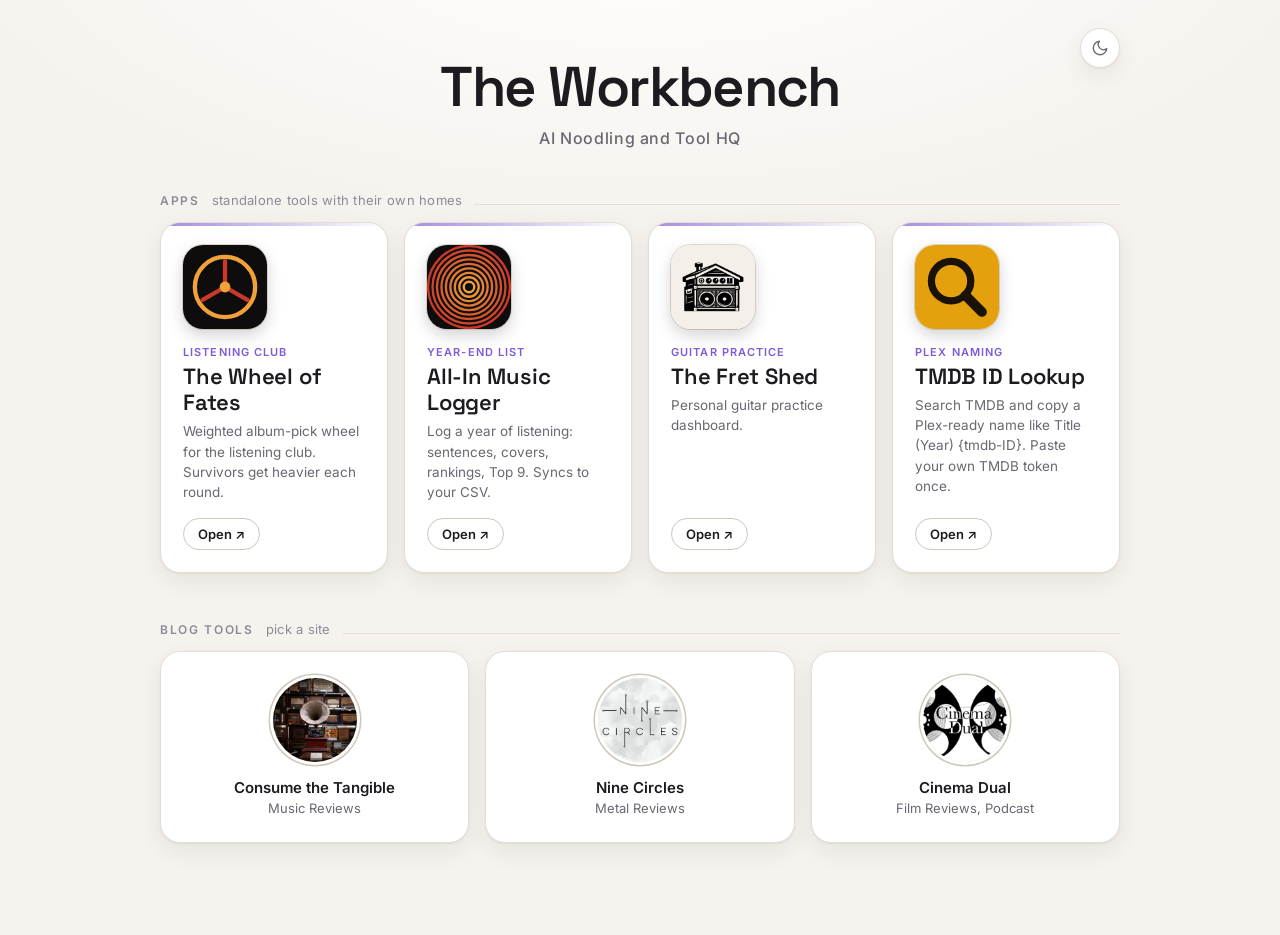
<file: index.html>
<!DOCTYPE html>
<html lang="en">
<head>
<meta charset="UTF-8">
<meta name="viewport" content="width=device-width, initial-scale=1.0">
<link rel="icon" type="image/png" href="logos/workbench-icon.png">
<link rel="apple-touch-icon" href="logos/workbench-icon.png">
<meta name="apple-mobile-web-app-title" content="Workbench">
<meta name="color-scheme" content="light dark">
<title>The Workbench</title>
<link rel="preconnect" href="https://fonts.googleapis.com">
<link href="https://fonts.googleapis.com/css2?family=Inter:wght@400;500;600&family=Space+Grotesk:wght@500;600;700&display=swap" rel="stylesheet">
<style>
  /* ── THEME TOKENS ── */
  :root {
    --bg: #f6f3ee; --bg-glow: #ffffff;
    --surface: #ffffff; --surface-2: #f1ede6;
    --border: #e4ded4; --border-strong: #cfc7ba;
    --text: #1d1b20; --muted: #6b6672; --faint: #8f8a96;
    --shadow: 0 1px 2px rgba(30,25,20,.06), 0 8px 24px rgba(30,25,20,.07);
    --shadow-hover: 0 2px 4px rgba(30,25,20,.08), 0 16px 36px rgba(30,25,20,.12);
    --apps-accent: #7a5cd6;
  }
  @media (prefers-color-scheme: dark) {
    :root:not([data-theme="light"]) {
      --bg: #141216; --bg-glow: #24212a;
      --surface: #1e1c22; --surface-2: #26232b;
      --border: #2e2b33; --border-strong: #45414c;
      --text: #f0ede8; --muted: #a09aa8; --faint: #7a7680;
      --shadow: 0 1px 2px rgba(0,0,0,.4), 0 8px 24px rgba(0,0,0,.35);
      --shadow-hover: 0 2px 4px rgba(0,0,0,.5), 0 16px 36px rgba(0,0,0,.5);
      --apps-accent: #a58cff;
    }
  }
  :root[data-theme="dark"] {
    --bg: #141216; --bg-glow: #24212a;
    --surface: #1e1c22; --surface-2: #26232b;
    --border: #2e2b33; --border-strong: #45414c;
    --text: #f0ede8; --muted: #a09aa8; --faint: #7a7680;
    --shadow: 0 1px 2px rgba(0,0,0,.4), 0 8px 24px rgba(0,0,0,.35);
    --shadow-hover: 0 2px 4px rgba(0,0,0,.5), 0 16px 36px rgba(0,0,0,.5);
    --apps-accent: #a58cff;
  }

  /* Per-site accents (light values; dark overrides below) */
  [data-site="ctt"]         { --accent: #b5623a; --accent-ink: #ffffff; --accent-soft: rgba(181,98,58,.10); }
  [data-site="ninecircles"] { --accent: #107AB8; --accent-ink: #ffffff; --accent-soft: rgba(16,122,184,.10); }
  [data-site="cinemadual"]  { --accent: #55505c; --accent-ink: #ffffff; --accent-soft: rgba(85,80,92,.10); }
  @media (prefers-color-scheme: dark) {
    :root:not([data-theme="light"]) [data-site="ctt"]         { --accent: #d98456; --accent-ink: #1b1411; --accent-soft: rgba(217,132,86,.14); }
    :root:not([data-theme="light"]) [data-site="ninecircles"] { --accent: #4EAEE5; --accent-ink: #07131b; --accent-soft: rgba(78,174,229,.14); }
    :root:not([data-theme="light"]) [data-site="cinemadual"]  { --accent: #d8d4d0; --accent-ink: #17151a; --accent-soft: rgba(216,212,208,.12); }
  }
  :root[data-theme="dark"] [data-site="ctt"]         { --accent: #d98456; --accent-ink: #1b1411; --accent-soft: rgba(217,132,86,.14); }
  :root[data-theme="dark"] [data-site="ninecircles"] { --accent: #4EAEE5; --accent-ink: #07131b; --accent-soft: rgba(78,174,229,.14); }
  :root[data-theme="dark"] [data-site="cinemadual"]  { --accent: #d8d4d0; --accent-ink: #17151a; --accent-soft: rgba(216,212,208,.12); }

  /* ── BASE ── */
  * { box-sizing: border-box; }
  html { -webkit-text-size-adjust: 100%; }
  body {
    margin: 0; min-height: 100vh;
    font-family: "Inter", -apple-system, BlinkMacSystemFont, "Segoe UI", Roboto, sans-serif;
    color: var(--text); background: var(--bg);
    background-image: radial-gradient(ellipse 80% 50% at 50% -10%, var(--bg-glow), transparent 70%);
    background-attachment: fixed;
    padding: 56px 16px 72px;
    transition: background-color .25s ease, color .25s ease;
  }
  .container { max-width: 960px; margin: 0 auto; }
  a { color: inherit; text-decoration: none; }
  :focus-visible { outline: 2px solid var(--apps-accent); outline-offset: 3px; border-radius: 10px; }

  /* ── HEADER ── */
  header { text-align: center; position: relative; margin-bottom: 44px; }
  h1 {
    font-family: "Space Grotesk", "Inter", system-ui, sans-serif; font-weight: 600;
    font-size: clamp(34px, 7vw, 56px); line-height: 1.1; letter-spacing: -.03em; margin: 0 0 10px;
  }
  .subtitle {
    margin: 0; font-size: clamp(13px, 2.2vw, 16px); font-weight: 500;
    letter-spacing: .04em; color: var(--muted);
  }
  .theme-toggle {
    position: absolute; top: -28px; right: 0;
    width: 40px; height: 40px; border-radius: 999px; cursor: pointer;
    background: var(--surface); color: var(--muted);
    border: 1px solid var(--border); box-shadow: var(--shadow);
    display: grid; place-items: center; transition: all .2s ease;
  }
  .theme-toggle:hover { color: var(--text); border-color: var(--border-strong); }
  .theme-toggle svg { width: 18px; height: 18px; }

  /* ── SECTION LABELS ── */
  .section-label {
    display: flex; align-items: baseline; gap: 12px; margin: 0 0 14px;
    font-size: 12px; font-weight: 600; letter-spacing: .14em; text-transform: uppercase; color: var(--faint);
  }
  .section-label::after { content: ""; flex: 1; height: 1px; background: var(--border); }
  .section-label small { font-weight: 400; letter-spacing: .02em; text-transform: none; font-size: 13px; }

  /* ── APPS ROW ── */
  .apps { display: grid; grid-template-columns: repeat(4, 1fr); gap: 16px; margin-bottom: 48px; }
  .app {
    position: relative; display: flex; flex-direction: column; gap: 16px;
    padding: 22px; border-radius: 20px;
    background: var(--surface); border: 1px solid var(--border); box-shadow: var(--shadow);
    transition: transform .2s ease, box-shadow .2s ease, border-color .2s ease;
    overflow: hidden;
  }
  .app::before {
    content: ""; position: absolute; inset: 0 0 auto 0; height: 3px;
    background: linear-gradient(90deg, var(--apps-accent), transparent);
    opacity: .7;
  }
  .app:hover { transform: translateY(-3px); box-shadow: var(--shadow-hover); border-color: var(--border-strong); }
  .app-logo {
    display: block; width: 84px; height: 84px; border-radius: 20px; object-fit: cover;
    box-shadow: 0 6px 16px rgba(0,0,0,.18), 0 0 0 1px var(--border);
    transition: transform .25s ease;
  }
  .app:hover .app-logo { transform: scale(1.05) rotate(-2deg); }
  .app-body { display: flex; flex-direction: column; gap: 4px; flex: 1; }
  .app-tag { font-size: 11px; font-weight: 600; letter-spacing: .1em; text-transform: uppercase; color: var(--apps-accent); }
  .app-name { font-family: "Space Grotesk", "Inter", system-ui, sans-serif; font-weight: 600; font-size: 22px; line-height: 1.2; letter-spacing: -.01em; }
  .app-desc { font-size: 13.5px; line-height: 1.5; color: var(--muted); margin-top: 2px; }
  .app-open {
    align-self: flex-start; font-size: 13px; font-weight: 600; color: var(--text);
    padding: 7px 14px; border-radius: 999px; border: 1px solid var(--border-strong);
    transition: all .2s ease;
  }
  .app:hover .app-open { background: var(--apps-accent); border-color: var(--apps-accent); color: var(--bg); }

  /* ── SITE PICKER ── */
  .picker { display: grid; grid-template-columns: repeat(3, 1fr); gap: 16px; }
  .site {
    appearance: none; font: inherit; color: inherit; text-align: center; cursor: pointer;
    padding: 26px 18px; border-radius: 20px;
    background: var(--surface); border: 1.5px solid var(--border); box-shadow: var(--shadow);
    transition: transform .2s ease, box-shadow .2s ease, border-color .2s ease, background .2s ease;
  }
  .site:hover { transform: translateY(-3px); box-shadow: var(--shadow-hover); border-color: var(--border-strong); }
  .site[aria-expanded="true"] { border-color: var(--accent); background: linear-gradient(var(--accent-soft), var(--accent-soft)), var(--surface); }
  .site-swatch {
    display: block; width: 84px; height: 84px; margin: 0 auto 16px; border-radius: 50%;
    object-fit: cover; box-shadow: 0 0 0 3px var(--surface), 0 0 0 4.5px var(--border-strong);
    transition: box-shadow .2s ease;
  }
  .site[aria-expanded="true"] .site-swatch { box-shadow: 0 0 0 3px var(--surface), 0 0 0 5px var(--accent); }
  .site-name { display: block; font-size: 15px; font-weight: 600; margin-bottom: 3px; }
  .site-desc { display: block; font-size: 13px; color: var(--muted); }

  /* ── TOOL PANELS ── */
  .panel-wrap { margin-top: 20px; }
  .panel {
    display: none; padding: 28px; border-radius: 20px;
    background: var(--surface); border: 1px solid var(--border); box-shadow: var(--shadow);
    border-top: 3px solid var(--accent); animation: rise .28s ease;
  }
  .panel.open { display: block; }
  @keyframes rise { from { opacity: 0; transform: translateY(-6px); } to { opacity: 1; transform: none; } }
  .panel h2 { font-family: "Space Grotesk", "Inter", system-ui, sans-serif; font-weight: 600; font-size: 26px; letter-spacing: -.01em; margin: 0 0 6px; }
  .panel-desc { color: var(--muted); font-size: 14px; line-height: 1.55; margin: 0 0 20px; }
  .tools { display: grid; grid-template-columns: repeat(auto-fill, minmax(260px, 1fr)); gap: 12px; }
  .tool {
    display: flex; align-items: center; justify-content: space-between; gap: 12px;
    padding: 16px 18px; border-radius: 14px;
    background: var(--surface-2); border: 1px solid var(--border);
    transition: all .18s ease;
  }
  .tool:hover { background: var(--accent); border-color: var(--accent); color: var(--accent-ink); transform: translateY(-2px); }
  .tool-text { display: flex; flex-direction: column; gap: 3px; }
  .tool-name { font-size: 15px; font-weight: 600; }
  .tool-sub { font-size: 12.5px; color: var(--muted); line-height: 1.4; transition: color .18s ease; }
  .tool:hover .tool-sub { color: inherit; opacity: .8; }
  .tool-arrow { font-size: 18px; opacity: .5; transition: all .18s ease; }
  .tool:hover .tool-arrow { opacity: 1; transform: translate(2px, -2px); }
  .soon { margin: 16px 0 0; text-align: center; font-size: 12.5px; color: var(--faint); }

  /* ── RESPONSIVE ── */
  @media (max-width: 1000px) {
    .apps { grid-template-columns: repeat(2, 1fr); }
  }
  @media (max-width: 760px) {
    body { padding-top: 64px; }
    .apps, .picker { grid-template-columns: 1fr; }
    .app { flex-direction: row; flex-wrap: wrap; align-items: center; }
    .app-logo { width: 72px; height: 72px; }
    .app-body { flex: 1 1 60%; }
    .site { display: flex; align-items: center; gap: 16px; text-align: left; padding: 16px 18px; }
    .site-swatch { margin: 0; flex-shrink: 0; width: 64px; height: 64px; }
    .panel { padding: 22px 18px; }
    .theme-toggle { top: -44px; }
  }
  @media (prefers-reduced-motion: reduce) {
    * { transition: none !important; animation: none !important; }
  }
</style>
</head>
<body>
<div class="container">
  <header>
    <button class="theme-toggle" id="themeToggle" type="button" aria-label="Toggle light and dark theme" title="Toggle theme">
      <svg viewBox="0 0 24 24" fill="none" stroke="currentColor" stroke-width="1.8" stroke-linecap="round" stroke-linejoin="round" aria-hidden="true"><path d="M21 12.8A9 9 0 1 1 11.2 3a7 7 0 0 0 9.8 9.8z"/></svg>
    </button>
    <h1>The Workbench</h1>
    <p class="subtitle">AI Noodling and Tool HQ</p>
  </header>

  <section aria-labelledby="apps-label">
    <h2 class="section-label" id="apps-label">Apps <small>standalone tools with their own homes</small></h2>
    <div class="apps">
      <a class="app" href="https://consumethetangible.github.io/the-wheel-of-fate/" target="_blank" rel="noopener">
        <img class="app-logo" src="logos/wheel-of-fates.svg" alt="" width="84" height="84">
        <span class="app-body">
          <span class="app-tag">Listening club</span>
          <span class="app-name">The Wheel of Fates</span>
          <span class="app-desc">Weighted album-pick wheel for the listening club. Survivors get heavier each round.</span>
        </span>
        <span class="app-open">Open <span aria-hidden="true">&#8599;</span></span>
      </a>
      <a class="app" href="https://consumethetangible.github.io/music-all-in/" target="_blank" rel="noopener">
        <img class="app-logo" src="logos/music-logger.svg" alt="" width="84" height="84">
        <span class="app-body">
          <span class="app-tag">Year-end list</span>
          <span class="app-name">All-In Music Logger</span>
          <span class="app-desc">Log a year of listening: sentences, covers, rankings, Top 9. Syncs to your CSV.</span>
        </span>
        <span class="app-open">Open <span aria-hidden="true">&#8599;</span></span>
      </a>
      <a class="app" href="https://thefretshed.com" target="_blank" rel="noopener">
        <img class="app-logo" src="logos/fret-shed.png" alt="" width="84" height="84">
        <span class="app-body">
          <span class="app-tag">Guitar practice</span>
          <span class="app-name">The Fret Shed</span>
          <span class="app-desc">Personal guitar practice dashboard.</span>
        </span>
        <span class="app-open">Open <span aria-hidden="true">&#8599;</span></span>
      </a>
      <a class="app" href="https://consumethetangible.github.io/plex-tmdb-lookup/" target="_blank" rel="noopener">
        <img class="app-logo" src="logos/plex-lookup.svg" alt="" width="84" height="84">
        <span class="app-body">
          <span class="app-tag">Plex naming</span>
          <span class="app-name">TMDB ID Lookup</span>
          <span class="app-desc">Search TMDB and copy a Plex-ready name like Title (Year) {tmdb-ID}. Paste your own TMDB token once.</span>
        </span>
        <span class="app-open">Open <span aria-hidden="true">&#8599;</span></span>
      </a>
    </div>
  </section>

  <section aria-labelledby="sites-label">
    <h2 class="section-label" id="sites-label">Blog tools <small>pick a site</small></h2>
    <div class="picker" role="group" aria-label="Blog sites">
      <button class="site" type="button" data-site="ctt" aria-expanded="false" aria-controls="panel-ctt">
        <img class="site-swatch" alt="" src="logos/ctt.jpg" width="84" height="84">
        <span><span class="site-name">Consume the Tangible</span><span class="site-desc">Music Reviews</span></span>
      </button>
      <button class="site" type="button" data-site="ninecircles" aria-expanded="false" aria-controls="panel-ninecircles">
        <img class="site-swatch" alt="" src="logos/nine-circles.jpg" width="84" height="84">
        <span><span class="site-name">Nine Circles</span><span class="site-desc">Metal Reviews</span></span>
      </button>
      <button class="site" type="button" data-site="cinemadual" aria-expanded="false" aria-controls="panel-cinemadual">
        <img class="site-swatch" alt="" src="logos/cinema-dual.jpg" width="84" height="84">
        <span><span class="site-name">Cinema Dual</span><span class="site-desc">Film Reviews, Podcast</span></span>
      </button>
    </div>

    <div class="panel-wrap">
      <div class="panel" id="panel-ctt" data-site="ctt">
        <h2>Consume the Tangible</h2>
        <p class="panel-desc">Rating generator, metadata bar, playlist banner, color palette, and post types: five standalone tools.</p>
        <div class="tools">
        <a class="tool" href="ctt/ctt-rating-generator.html" target="_blank" rel="noopener">
          <span class="tool-text"><span class="tool-name">Rating Generator</span><span class="tool-sub">Absurdist score + descriptor for review posts</span></span>
          <span class="tool-arrow" aria-hidden="true">&#8599;</span>
        </a>
        <a class="tool" href="ctt/ctt-metadata-bar.html" target="_blank" rel="noopener">
          <span class="tool-text"><span class="tool-name">Metadata Bar</span><span class="tool-sub">Label · Format · Released · Reviewed</span></span>
          <span class="tool-arrow" aria-hidden="true">&#8599;</span>
        </a>
        <a class="tool" href="ctt/ctt-playlist-banner.html" target="_blank" rel="noopener">
          <span class="tool-text"><span class="tool-name">Playlist Banner</span><span class="tool-sub">Album-cover collage, 900×600</span></span>
          <span class="tool-arrow" aria-hidden="true">&#8599;</span>
        </a>
        <a class="tool" href="ctt/ctt-color-palette.html" target="_blank" rel="noopener">
          <span class="tool-text"><span class="tool-name">Color Palette</span><span class="tool-sub">Full CTT color system, click to copy</span></span>
          <span class="tool-arrow" aria-hidden="true">&#8599;</span>
        </a>
        <a class="tool" href="ctt/ctt-post-types.html" target="_blank" rel="noopener">
          <span class="tool-text"><span class="tool-name">Post Types</span><span class="tool-sub">Accent colors by template — Reviews, Playlists, Essays</span></span>
          <span class="tool-arrow" aria-hidden="true">&#8599;</span>
        </a>
        </div>
      </div>

      <div class="panel" id="panel-ninecircles" data-site="ninecircles">
        <h2>Nine Circles</h2>
        <p class="panel-desc">Void-engine banner generators for recurring Nine Circles features.</p>
        <div class="tools">
        <a class="tool" href="nine-circles/second-circle-header-creator.html" target="_blank" rel="noopener">
          <span class="tool-text"><span class="tool-name">Second Circle Header Creator</span><span class="tool-sub">Two-album void header</span></span>
          <span class="tool-arrow" aria-hidden="true">&#8599;</span>
        </a>
        <a class="tool" href="nine-circles/nine-circles-ov-grid-creator.html" target="_blank" rel="noopener">
          <span class="tool-text"><span class="tool-name">9C Ov... Grid Creator</span><span class="tool-sub">Nine-album void grid</span></span>
          <span class="tool-arrow" aria-hidden="true">&#8599;</span>
        </a>
        </div>
      </div>

      <div class="panel" id="panel-cinemadual" data-site="cinemadual">
        <h2>Cinema Dual</h2>
        <p class="panel-desc">Episode header creator for the Cinema Dual podcast.</p>
        <div class="tools">
        <a class="tool" href="cinema-dual/cinema-dual-filmstrip-header-creator.html" target="_blank" rel="noopener">
          <span class="tool-text"><span class="tool-name">Filmstrip Header Creator</span><span class="tool-sub">Two posters + episode art, 900×500</span></span>
          <span class="tool-arrow" aria-hidden="true">&#8599;</span>
        </a>
        </div>
        <p class="soon">More Cinema Dual tools coming soon</p>
      </div>
    </div>
  </section>
</div>

<script>
(function () {
  var root = document.documentElement;

  // Site picker
  var cards = document.querySelectorAll('.site');
  var panels = document.querySelectorAll('.panel');
  function selectSite(site) {
    cards.forEach(function (c) { c.setAttribute('aria-expanded', String(c.dataset.site === site)); });
    panels.forEach(function (p) { p.classList.toggle('open', p.dataset.site === site); });
  }
  cards.forEach(function (c) { c.addEventListener('click', function () { selectSite(c.dataset.site); }); });

  // Theme toggle: follows the system until you pick one; remembered per browser
  try { var saved = localStorage.getItem('toolkit-theme'); if (saved) root.setAttribute('data-theme', saved); } catch (e) {}
  document.getElementById('themeToggle').addEventListener('click', function () {
    var current = root.getAttribute('data-theme') ||
      (window.matchMedia('(prefers-color-scheme: dark)').matches ? 'dark' : 'light');
    var next = current === 'dark' ? 'light' : 'dark';
    root.setAttribute('data-theme', next);
    try { localStorage.setItem('toolkit-theme', next); } catch (e) {}
  });
})();
</script>
</body>
</html>
</file>
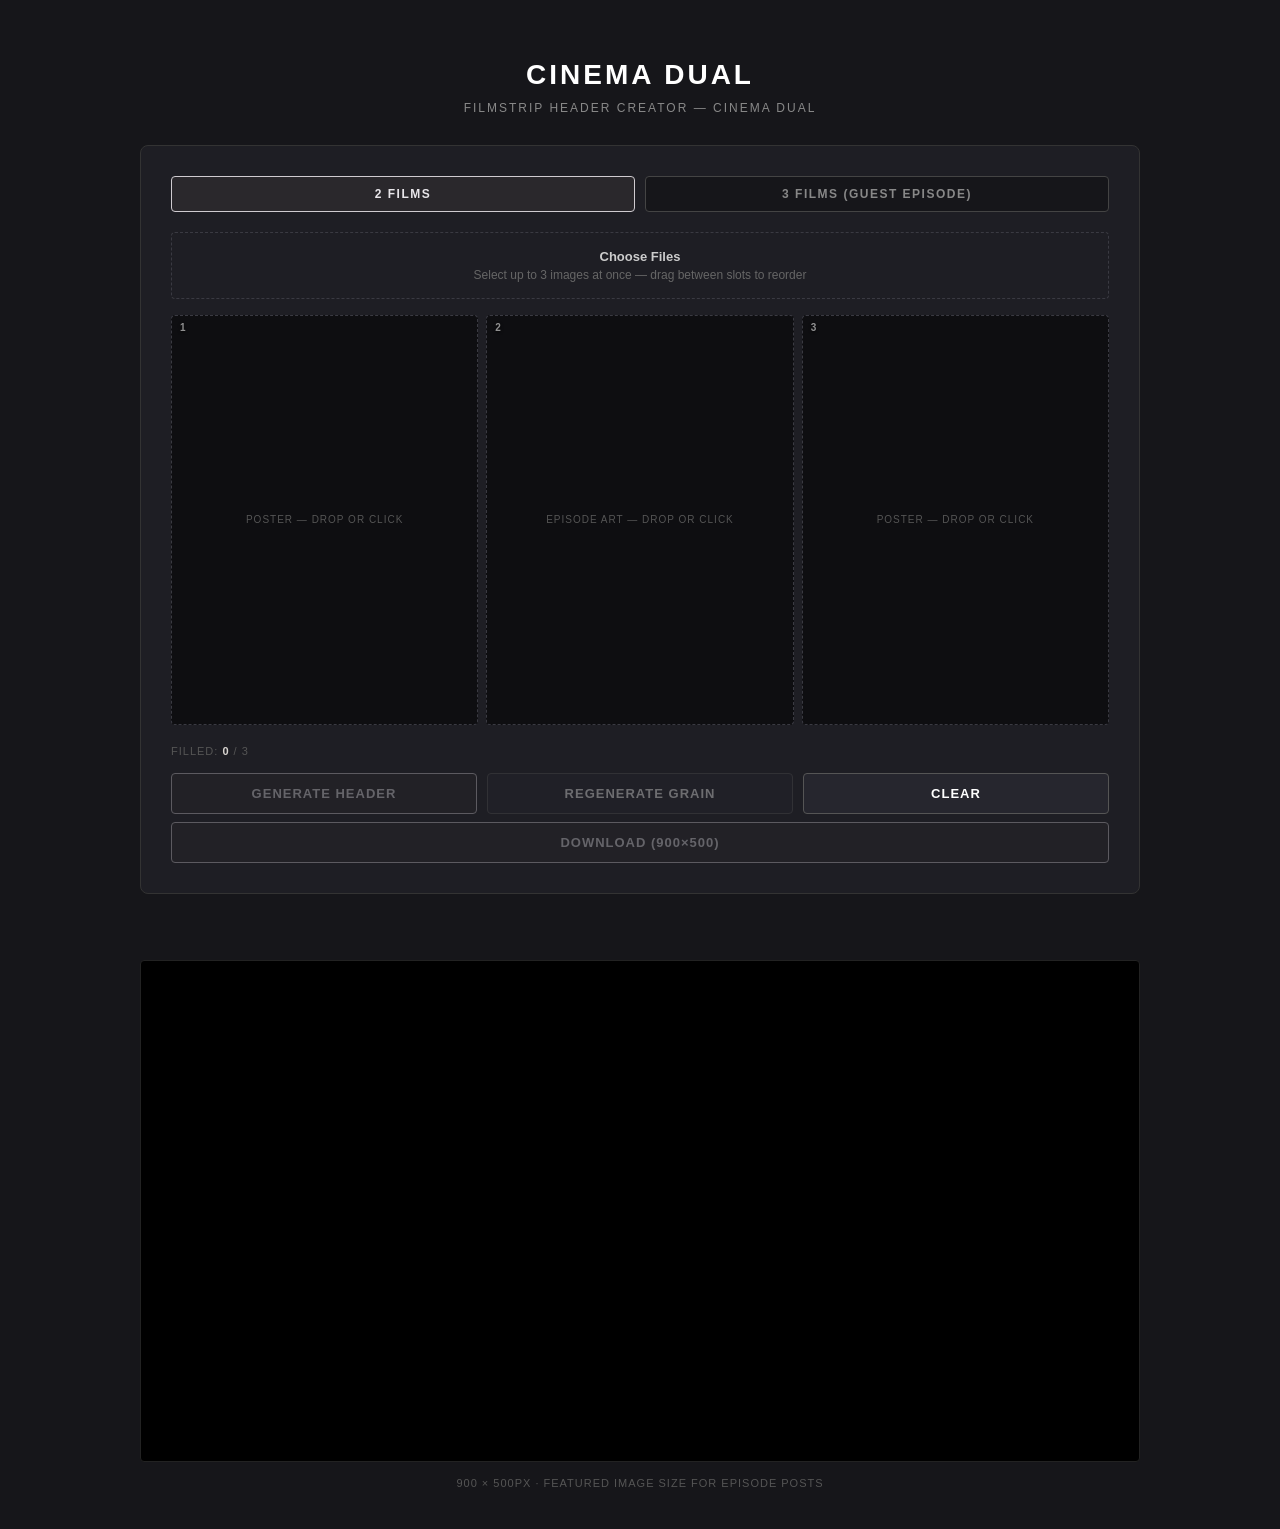
<file: cinema-dual/cinema-dual-filmstrip-header-creator.html>
<!DOCTYPE html>
<html lang="en">
<head>
    <meta charset="UTF-8">
    <meta name="viewport" content="width=device-width, initial-scale=1.0">
    <link rel="icon" type="image/png" href="../logos/workbench-icon.png">
    <link rel="apple-touch-icon" href="../logos/workbench-icon.png">
    <title>Cinema Dual Filmstrip Header Creator</title>
    <style>
        * { box-sizing: border-box; }
        body {
            font-family: -apple-system, BlinkMacSystemFont, 'Segoe UI', Roboto, sans-serif;
            background: #16161a;
            color: #e8e8ec;
            padding: 40px 20px;
            margin: 0;
            display: flex;
            flex-direction: column;
            align-items: center;
        }
        .container { max-width: 1000px; width: 100%; }
        h1 {
            text-align: center; margin-bottom: 10px; font-weight: 700;
            letter-spacing: 3px; font-size: 28px; text-transform: uppercase;
            color: #fff;
        }
        .subtitle {
            text-align: center; margin-bottom: 30px; font-size: 12px;
            text-transform: uppercase; letter-spacing: 2px; color: #888;
        }
        .input-section {
            background: #1e1e24; padding: 30px; border-radius: 8px;
            margin-bottom: 30px; border: 1px solid #333;
        }
        .mode-row { display: flex; gap: 10px; margin-bottom: 20px; }
        .mode-btn {
            flex: 1; padding: 10px 18px; border: 1px solid #444; border-radius: 4px;
            background: #16161a; color: #888; font-size: 12px; cursor: pointer;
            text-transform: uppercase; letter-spacing: 1.5px; font-weight: 600;
            transition: all 0.2s;
        }
        .mode-btn:hover { border-color: #666; color: #ccc; }
        .mode-btn.active { background: #2a282c; border-color: #cfcbd0; color: #e8e6ea; }
        .slot-grid {
            display: grid;
            gap: 8px;
            margin-bottom: 20px;
        }
        .slot {
            aspect-ratio: 3/4;
            background: #0e0e11;
            border: 1px dashed #3a3a42;
            border-radius: 4px;
            display: flex;
            flex-direction: column;
            align-items: center;
            justify-content: center;
            cursor: pointer;
            position: relative;
            overflow: hidden;
            transition: border-color 0.2s;
        }
        .slot:hover { border-color: #666; }
        .slot.drag-over { border-color: #cfcbd0; border-style: solid; background: #26242a; }
        .slot.dragging { opacity: 0.4; }
        .slot.has-image { border-style: solid; border-color: #3a3a42; cursor: grab; }
        .slot.has-image:active { cursor: grabbing; }
        .slot img {
            width: 100%; height: 100%; object-fit: contain;
            position: absolute; top: 0; left: 0; background: #000;
            pointer-events: none;
        }
        .slot-caption {
            font-size: 10px; color: #555; text-transform: uppercase;
            letter-spacing: 1px; text-align: center; pointer-events: none; padding: 0 8px;
        }
        .slot-number {
            position: absolute; top: 6px; left: 8px;
            font-size: 10px; color: rgba(255,255,255,0.55);
            font-weight: 700; letter-spacing: 1px;
            pointer-events: none; z-index: 2;
            text-shadow: 0 1px 3px rgba(0,0,0,0.8);
        }
        .slot-remove {
            position: absolute; top: 6px; right: 6px;
            width: 20px; height: 20px;
            background: rgba(0,0,0,0.75); border: none;
            border-radius: 50%; color: #ccc; font-size: 13px;
            cursor: pointer; display: none; align-items: center;
            justify-content: center; z-index: 3; padding: 0; line-height: 1;
        }
        .slot:hover .slot-remove { display: flex; }
        .slot-remove:hover { background: rgba(180,0,0,0.85); color: #fff; }

        .upload-zone {
            border: 1px dashed #3a3a42; border-radius: 4px;
            padding: 16px; text-align: center; cursor: pointer;
            transition: all 0.2s; position: relative; margin-bottom: 16px;
        }
        .upload-zone:hover { border-color: #cfcbd0; background: #26242a; }
        .upload-zone input { position: absolute; inset: 0; opacity: 0; cursor: pointer; }
        .upload-zone p { margin: 0; font-size: 12px; color: #666; }
        .upload-zone strong { display: block; font-size: 13px; color: #ccc; margin-bottom: 4px; }

        .info-row {
            font-size: 11px; color: #555; letter-spacing: 1px;
            text-transform: uppercase; margin-bottom: 16px;
        }
        .count { color: #d8d4d0; font-weight: 700; }

        .button-group { display: flex; gap: 10px; margin-top: 8px; flex-wrap: wrap; }
        button {
            padding: 12px 22px; border: 1px solid #555; border-radius: 4px;
            background: #26262e; color: #fff; font-size: 13px; cursor: pointer;
            text-transform: uppercase; letter-spacing: 1px; font-weight: 600;
            transition: all 0.2s; flex: 1; min-width: 120px;
        }
        button:hover { background: #333; border-color: #888; }
        button.primary { background: #2a282c; border-color: #cfcbd0; color: #e8e6ea; }
        button.primary:hover { background: #d8d4d0; color: #17151a; }
        button:disabled { opacity: 0.35; cursor: not-allowed; }
        .status {
            text-align: center; padding: 10px; font-size: 12px; letter-spacing: 2px;
            text-transform: uppercase; color: #555; margin-bottom: 10px; min-height: 26px;
        }
        .canvas-container {
            background: #000; border: 1px solid #222; border-radius: 4px;
            overflow: hidden; display: flex; justify-content: center;
        }
        canvas { display: block; max-width: 100%; height: auto; }
        .info {
            text-align: center; margin-top: 15px; font-size: 11px;
            color: #555; letter-spacing: 1px; text-transform: uppercase;
        }
    </style>
</head>
<body>
<div class="container">
    <h1>Cinema Dual</h1>
    <div class="subtitle">Filmstrip Header Creator — Cinema Dual</div>

    <div class="input-section">
        <div class="mode-row">
            <button class="mode-btn active" id="mode-2film" onclick="setMode(2)">2 Films</button>
            <button class="mode-btn" id="mode-3film" onclick="setMode(3)">3 Films (Guest Episode)</button>
        </div>

        <div class="upload-zone">
            <input type="file" id="bulkUpload" accept="image/*" multiple>
            <strong>Choose Files</strong>
            <p id="uploadHint">Select up to 3 images at once — drag between slots to reorder</p>
        </div>

        <div class="slot-grid" id="slotGrid"></div>

        <div class="info-row">Filled: <span class="count" id="filledCount">0</span> / <span id="slotTotal">3</span></div>

        <div class="button-group">
            <button class="primary" id="generateBtn" onclick="generateHeader()" disabled>Generate Header</button>
            <button id="regenBtn" onclick="regenerateGrain()" disabled>Regenerate Grain</button>
            <button onclick="clearAll()">Clear</button>
        </div>
        <div class="button-group">
            <button class="primary" id="downloadBtn" onclick="downloadImg()" disabled>Download (900×500)</button>
        </div>
    </div>

    <div class="status" id="status"></div>
    <div class="canvas-container">
        <canvas id="c" width="900" height="500"></canvas>
    </div>
    <div class="info">900 × 500px · Featured image size for episode posts</div>
</div>

<script>
const canvas = document.getElementById('c');
const ctx = canvas.getContext('2d');
const statusEl = document.getElementById('status');
let grainSeed = Math.floor(Math.random() * 2**32);
let currentSeed = null;

// ── SLOT STATE ─────────────────────────────────────────────────────────────────
let SLOTS = 3;
let SLOT_CAPTIONS = ['Poster', 'Episode Art', 'Poster'];
let slots = Array(SLOTS).fill(null);
let dragSrcIdx = null;

ctx.fillStyle = '#000';
ctx.fillRect(0, 0, 900, 500);

function setStatus(msg) { statusEl.textContent = msg; }

function setMode(filmCount) {
    SLOTS = filmCount + 1; // films + one episode-art slot
    SLOT_CAPTIONS = filmCount === 2
        ? ['Poster', 'Episode Art', 'Poster']
        : ['Poster', 'Poster', 'Episode Art', 'Poster'];

    document.getElementById('mode-2film').classList.toggle('active', filmCount === 2);
    document.getElementById('mode-3film').classList.toggle('active', filmCount === 3);
    document.getElementById('slotGrid').style.gridTemplateColumns = `repeat(${SLOTS}, 1fr)`;
    document.getElementById('uploadHint').textContent =
        `Select up to ${SLOTS} images at once — drag between slots to reorder`;
    document.getElementById('slotTotal').textContent = SLOTS;

    slots = Array(SLOTS).fill(null);
    currentSeed = null;
    buildGrid();
    ctx.fillStyle = '#000'; ctx.fillRect(0, 0, 900, 500);
    setStatus('');
}

function makeRng(seed) {
    let s = seed >>> 0;
    return () => {
        s += 0x6D2B79F5;
        let t = Math.imul(s ^ s >>> 15, 1 | s);
        t ^= t + Math.imul(t ^ t >>> 7, 61 | t);
        return ((t ^ t >>> 14) >>> 0) / 4294967296;
    };
}

// ── SLOT GRID BUILD ───────────────────────────────────────────────────────────
function buildGrid() {
    const grid = document.getElementById('slotGrid');
    grid.innerHTML = '';
    slots.forEach((slot, i) => {
        const el = document.createElement('div');
        el.className = 'slot' + (slot ? ' has-image' : '');
        el.dataset.idx = i;
        el.draggable = !!slot;

        const num = document.createElement('span');
        num.className = 'slot-number';
        num.textContent = i + 1;
        el.appendChild(num);

        if (slot) {
            const img = document.createElement('img');
            img.src = slot.src;
            el.appendChild(img);

            const rm = document.createElement('button');
            rm.className = 'slot-remove';
            rm.textContent = '×';
            rm.title = 'Remove';
            rm.onclick = e => { e.stopPropagation(); removeSlot(i); };
            el.appendChild(rm);
        } else {
            const cap = document.createElement('span');
            cap.className = 'slot-caption';
            cap.textContent = SLOT_CAPTIONS[i] + ' — drop or click';
            el.appendChild(cap);

            el.onclick = () => {
                const inp = document.createElement('input');
                inp.type = 'file'; inp.accept = 'image/*';
                inp.onchange = e => loadFilesIntoSlots([e.target.files[0]], i);
                inp.click();
            };
        }

        el.addEventListener('dragstart', onDragStart);
        el.addEventListener('dragover',  onDragOver);
        el.addEventListener('dragleave', onDragLeave);
        el.addEventListener('drop',      onDrop);
        el.addEventListener('dragend',   onDragEnd);

        grid.appendChild(el);
    });

    updateCounts();
}

// ── DRAG & DROP REORDER ───────────────────────────────────────────────────────
function onDragStart(e) {
    dragSrcIdx = +e.currentTarget.dataset.idx;
    e.currentTarget.classList.add('dragging');
    e.dataTransfer.effectAllowed = 'move';
}
function onDragOver(e) {
    e.preventDefault();
    e.dataTransfer.dropEffect = 'move';
    e.currentTarget.classList.add('drag-over');
}
function onDragLeave(e) {
    e.currentTarget.classList.remove('drag-over');
}
function onDrop(e) {
    e.preventDefault();
    e.currentTarget.classList.remove('drag-over');
    const destIdx = +e.currentTarget.dataset.idx;
    if (dragSrcIdx === null || dragSrcIdx === destIdx) return;
    [slots[dragSrcIdx], slots[destIdx]] = [slots[destIdx], slots[dragSrcIdx]];
    dragSrcIdx = null;
    buildGrid();
    if (currentSeed) render();
}
function onDragEnd(e) {
    e.currentTarget.classList.remove('dragging');
    dragSrcIdx = null;
}

// ── FILE LOADING ──────────────────────────────────────────────────────────────
function loadImage(file) {
    return new Promise((resolve, reject) => {
        const img = new Image();
        const reader = new FileReader();
        reader.onload = e => { img.src = e.target.result; };
        img.onload = () => resolve({ img, src: img.src });
        img.onerror = reject;
        reader.readAsDataURL(file);
    });
}

async function loadFilesIntoSlots(files, startSlot = null) {
    const fileArr = Array.from(files).filter(Boolean).slice(0, SLOTS);
    const loaded = await Promise.all(fileArr.map(loadImage));

    if (startSlot !== null) {
        slots[startSlot] = loaded[0];
    } else {
        let si = 0;
        for (const item of loaded) {
            while (si < SLOTS && slots[si]) si++;
            if (si >= SLOTS) break;
            slots[si] = item;
            si++;
        }
    }
    buildGrid();
    if (currentSeed) render();
}

document.getElementById('bulkUpload').onchange = e => {
    loadFilesIntoSlots(e.target.files);
    e.target.value = '';
};

// ── SLOT OPS ──────────────────────────────────────────────────────────────────
function removeSlot(i) {
    slots[i] = null;
    buildGrid();
    currentSeed = null;
    ctx.fillStyle = '#000'; ctx.fillRect(0, 0, 900, 500);
    setStatus('');
}

function clearAll() {
    slots = Array(SLOTS).fill(null);
    currentSeed = null;
    buildGrid();
    ctx.fillStyle = '#000'; ctx.fillRect(0, 0, 900, 500);
    setStatus('');
}

function filledCount() { return slots.filter(Boolean).length; }

function updateCounts() {
    const n = filledCount();
    document.getElementById('filledCount').textContent = n;
    const ready = n === SLOTS;
    document.getElementById('generateBtn').disabled = !ready;
    document.getElementById('regenBtn').disabled = !currentSeed || !ready;
    document.getElementById('downloadBtn').disabled = !currentSeed;
}

// ── FILMSTRIP LAYOUT ───────────────────────────────────────────────────────────
const STRIP_H = 42;       // height of the top/bottom sprocket bands
const DIVIDER_W = 24;     // width of the dark bars between each image
const OUTER_MARGIN = 12;  // small fixed margin around the picture area, on all sides
const CORNER_RADIUS = 4;  // corner radius for each image cell, in pixels
const CELL_ASPECT = 2/3;  // width:height every cell is locked to, matching standard poster proportions

// Rounded-rect path, used to clip each image's corners.
function roundRectPath(context, x, y, w, h, r) {
    r = Math.min(r, w/2, h/2);
    context.beginPath();
    context.moveTo(x + r, y);
    context.arcTo(x + w, y, x + w, y + h, r);
    context.arcTo(x + w, y + h, x, y + h, r);
    context.arcTo(x, y + h, x, y, r);
    context.arcTo(x, y, x + w, y, r);
    context.closePath();
}

// Given a budget of available width and height for the whole row, finds
// the largest cell size that (a) keeps every cell at exactly CELL_ASPECT
// and (b) still lets all n cells plus their dividers fit within the
// available space. Whichever dimension is the tighter constraint wins.
function fitCellSize(n, areaW, areaH) {
    const maxCellWByWidth = (areaW - DIVIDER_W * (n - 1)) / n;
    const maxCellWByHeight = areaH * CELL_ASPECT;
    const cellW = Math.min(maxCellWByWidth, maxCellWByHeight);
    const cellH = cellW / CELL_ASPECT;
    return { cellW, cellH };
}

// Builds the image strip with every cell the SAME size, locked to
// CELL_ASPECT (2:3, matching standard movie posters). Each image is
// cover-fit within its own cell — scaled UP until it fills the cell
// completely on both axes, cropping whatever spills over. Because cells
// now match real poster proportions closely, posters crop only a sliver;
// a square logo still crops more, since 1:1 is genuinely a different
// shape than 2:3 — that mismatch is real, not a bug.
function buildRow(images, cellW, cellH, radius) {
    const n = images.length;
    const rowW = cellW * n + DIVIDER_W * (n - 1);

    const rowCanvas = document.createElement('canvas');
    rowCanvas.width = rowW; rowCanvas.height = cellH;
    const rctx = rowCanvas.getContext('2d');
    let x = 0;
    images.forEach((im, i) => {
        rctx.save();
        roundRectPath(rctx, x, 0, cellW, cellH, radius);
        rctx.clip();
        const scale = Math.max(cellW / im.width, cellH / im.height);
        const dw = im.width * scale, dh = im.height * scale;
        const dx = x + (cellW - dw) / 2, dy = (cellH - dh) / 2;
        rctx.drawImage(im, dx, dy, dw, dh);
        rctx.restore();
        x += cellW;
        if (i < n - 1) {
            rctx.fillStyle = '#0a0a0c';
            rctx.fillRect(x, 0, DIVIDER_W, cellH);
            x += DIVIDER_W;
        }
    });
    return { canvas: rowCanvas, rowW, rowH: cellH };
}

function drawSprockets(rng) {
    ctx.fillStyle = '#0a0a0c';
    ctx.fillRect(0, 0, 900, STRIP_H);
    ctx.fillRect(0, 500 - STRIP_H, 900, STRIP_H);

    const holeW = 26, holeH = 18, spacing = 46;
    const n = Math.ceil(900 / spacing) + 1;
    const startX = -((n * spacing - 900) / 2);
    ctx.fillStyle = '#dcd8ce';
    for (let i = 0; i < n; i++) {
        const hx = startX + i * spacing;
        roundRect(ctx, hx, (STRIP_H - holeH) / 2, holeW, holeH, 4);
        roundRect(ctx, hx, 500 - STRIP_H + (STRIP_H - holeH) / 2, holeW, holeH, 4);
    }

    ctx.strokeStyle = 'rgba(0,0,0,0.6)';
    ctx.lineWidth = 2;
    ctx.beginPath();
    ctx.moveTo(0, STRIP_H); ctx.lineTo(900, STRIP_H);
    ctx.moveTo(0, 500 - STRIP_H); ctx.lineTo(900, 500 - STRIP_H);
    ctx.stroke();
}

function roundRect(context, x, y, w, h, r) {
    context.beginPath();
    context.moveTo(x + r, y);
    context.arcTo(x + w, y, x + w, y + h, r);
    context.arcTo(x + w, y + h, x, y + h, r);
    context.arcTo(x, y + h, x, y, r);
    context.arcTo(x, y, x + w, y, r);
    context.closePath();
    context.fill();
}

function drawGrain(rng) {
    const grainCanvas = document.createElement('canvas');
    grainCanvas.width = 900; grainCanvas.height = 500;
    const gctx = grainCanvas.getContext('2d');
    const imgData = gctx.createImageData(900, 500);
    const data = imgData.data;
    for (let i = 0; i < data.length; i += 4) {
        const v = Math.floor(rng() * 255);
        data[i] = v; data[i+1] = v; data[i+2] = v; data[i+3] = 255;
    }
    gctx.putImageData(imgData, 0, 0);

    ctx.save();
    ctx.globalAlpha = 0.22;
    ctx.globalCompositeOperation = 'overlay';
    ctx.drawImage(grainCanvas, 0, 0);
    ctx.restore();

    const nScratches = 10 + Math.floor(rng()*8);
    for (let i = 0; i < nScratches; i++) {
        const x = rng() * 900;
        const full = rng() > 0.4;
        const y0 = full ? STRIP_H + rng()*10 : STRIP_H + rng()*(500 - STRIP_H*2 - 60);
        const y1 = full ? 500 - STRIP_H - rng()*10 : y0 + 30 + rng()*90;
        ctx.strokeStyle = `rgba(255,255,255,${0.08 + rng()*0.14})`;
        ctx.lineWidth = 0.6 + rng()*1.4;
        ctx.beginPath();
        ctx.moveTo(x, y0);
        ctx.lineTo(x + (rng()-0.5)*14, y1);
        ctx.stroke();
    }

    const nDark = 4 + Math.floor(rng()*5);
    for (let i = 0; i < nDark; i++) {
        const x = rng() * 900;
        const y0 = STRIP_H + rng()*(500 - STRIP_H*2 - 80);
        const y1 = y0 + 40 + rng()*120;
        ctx.strokeStyle = `rgba(0,0,0,${0.1 + rng()*0.15})`;
        ctx.lineWidth = 0.5 + rng()*1.2;
        ctx.beginPath();
        ctx.moveTo(x, y0);
        ctx.lineTo(x + (rng()-0.5)*10, y1);
        ctx.stroke();
    }

    const nFlecks = 40 + Math.floor(rng()*40);
    for (let i = 0; i < nFlecks; i++) {
        const x = rng()*900, y = rng()*500;
        const light = rng() > 0.5;
        ctx.fillStyle = light ? `rgba(255,255,255,${0.12 + rng()*0.18})` : `rgba(0,0,0,${0.12 + rng()*0.18})`;
        ctx.fillRect(x, y, 1 + rng()*1.5, 1 + rng()*1.5);
    }
}

function render() {
    const rng = makeRng(grainSeed);
    ctx.fillStyle = '#000';
    ctx.fillRect(0, 0, 900, 500);

    const pictureH = 500 - STRIP_H * 2;
    const areaW = 900 - OUTER_MARGIN * 2;
    const areaH = pictureH - OUTER_MARGIN * 2;

    const images = slots.map(s => s.img);
    const { cellW, cellH } = fitCellSize(images.length, areaW, areaH);
    const { canvas: rowCanvas, rowW, rowH } = buildRow(images, cellW, cellH, CORNER_RADIUS);

    const destX = (900 - rowW) / 2;
    const destY = STRIP_H + (pictureH - rowH) / 2;
    ctx.drawImage(rowCanvas, 0, 0, rowW, rowH, destX, destY, rowW, rowH);

    drawSprockets(rng);
    drawGrain(rng);
}

function generateHeader() {
    if (filledCount() < SLOTS) { alert(`Please fill all ${SLOTS} slots first`); return; }
    setStatus('Building filmstrip...');
    setTimeout(() => {
        currentSeed = Math.floor(Math.random() * 2**32);
        render();
        setStatus('Header ready.');
        updateCounts();
    }, 30);
}

function regenerateGrain() {
    if (!currentSeed) return;
    grainSeed = Math.floor(Math.random() * 2**32);
    render();
    setStatus('Grain refreshed.');
}

function downloadImg() {
    if (!currentSeed) return;
    canvas.toBlob(blob => {
        const a = document.createElement('a');
        a.download = 'cinema-dual-filmstrip-header.png';
        a.href = URL.createObjectURL(blob);
        document.body.appendChild(a); a.click();
        document.body.removeChild(a);
        setStatus('Image downloaded.');
    }, 'image/png');
}

// ── INIT ──────────────────────────────────────────────────────────────────────
setMode(2);
</script>
</body>
</html>
</file>
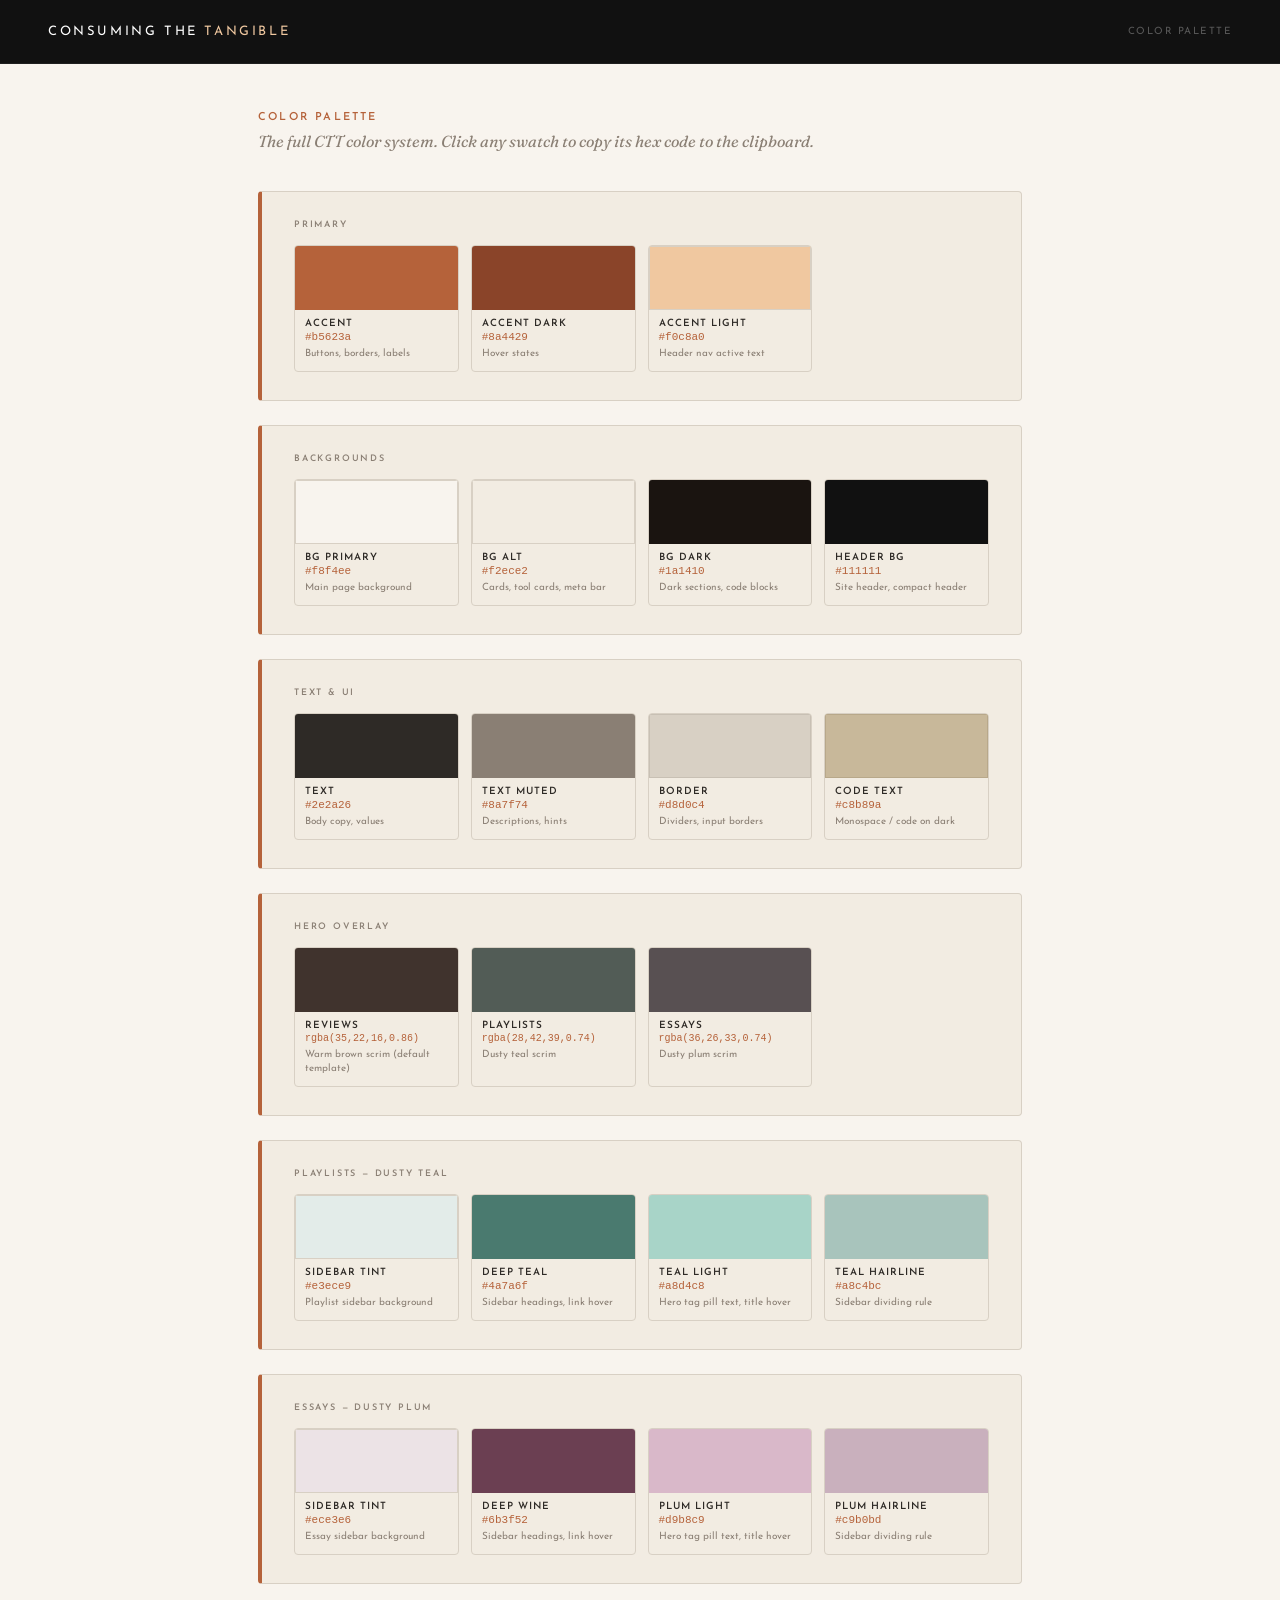
<file: ctt/ctt-color-palette.html>
<!DOCTYPE html>
<html lang="en">
<head>
<meta charset="UTF-8">
<meta name="viewport" content="width=device-width, initial-scale=1.0">
<link rel="icon" type="image/png" href="../logos/workbench-icon.png">
<link rel="apple-touch-icon" href="../logos/workbench-icon.png">
<title>CTT Color Palette</title>
<link href="https://fonts.googleapis.com/css2?family=Josefin+Sans:wght@300;400;600&family=Fraunces:ital,opsz,wght@0,9..144,300;0,9..144,400;1,9..144,300;1,9..144,400&display=swap" rel="stylesheet">
<link rel="stylesheet" href="ctt-toolkit-shared.css">
<style>
  /* ── COLOR SWATCHES ── */
  .color-swatch {
    cursor: pointer;
    border-radius: 4px;
    overflow: hidden;
    border: 1px solid var(--border);
    transition: transform 0.1s, box-shadow 0.1s;
  }

  .color-swatch:hover {
    transform: translateY(-2px);
    box-shadow: 0 4px 12px rgba(0,0,0,0.15);
  }

  .swatch-block {
    height: 64px;
    width: 100%;
  }

  .swatch-name {
    font-size: 10px;
    font-weight: 600;
    letter-spacing: 0.1em;
    text-transform: uppercase;
    color: var(--text);
    padding: 8px 10px 2px;
  }

  .swatch-hex {
    font-family: 'Courier New', monospace;
    font-size: 11px;
    color: var(--accent);
    padding: 0 10px 4px;
  }

  .swatch-use {
    font-size: 10px;
    color: var(--text-muted);
    padding: 0 10px 10px;
    line-height: 1.4;
  }
</style>
</head>
<body>

<header class="site-header">
  <div class="site-title">Consuming the <span>Tangible</span></div>
  <div class="site-subtitle">Color Palette</div>
</header>

<div class="panel" id="tab-colors">
  <div class="panel-title">Color Palette</div>
  <div class="panel-desc">The full CTT color system. Click any swatch to copy its hex code to the clipboard.</div>

  <div class="tool-card">
    <div class="tool-card-label">Primary</div>
    <div style="display:grid; grid-template-columns: repeat(auto-fill, minmax(160px, 1fr)); gap:12px;">

      <div class="color-swatch" onclick="copyColor('#b5623a', this)">
        <div class="swatch-block" style="background:#b5623a;"></div>
        <div class="swatch-name">Accent</div>
        <div class="swatch-hex">#b5623a</div>
        <div class="swatch-use">Buttons, borders, labels</div>
      </div>

      <div class="color-swatch" onclick="copyColor('#8a4429', this)">
        <div class="swatch-block" style="background:#8a4429;"></div>
        <div class="swatch-name">Accent Dark</div>
        <div class="swatch-hex">#8a4429</div>
        <div class="swatch-use">Hover states</div>
      </div>

      <div class="color-swatch" onclick="copyColor('#f0c8a0', this)">
        <div class="swatch-block" style="background:#f0c8a0; border:1px solid #d8d0c4;"></div>
        <div class="swatch-name">Accent Light</div>
        <div class="swatch-hex">#f0c8a0</div>
        <div class="swatch-use">Header nav active text</div>
      </div>

    </div>
  </div>

  <div class="tool-card">
    <div class="tool-card-label">Backgrounds</div>
    <div style="display:grid; grid-template-columns: repeat(auto-fill, minmax(160px, 1fr)); gap:12px;">

      <div class="color-swatch" onclick="copyColor('#f8f4ee', this)">
        <div class="swatch-block" style="background:#f8f4ee; border:1px solid #d8d0c4;"></div>
        <div class="swatch-name">BG Primary</div>
        <div class="swatch-hex">#f8f4ee</div>
        <div class="swatch-use">Main page background</div>
      </div>

      <div class="color-swatch" onclick="copyColor('#f2ece2', this)">
        <div class="swatch-block" style="background:#f2ece2; border:1px solid #d8d0c4;"></div>
        <div class="swatch-name">BG Alt</div>
        <div class="swatch-hex">#f2ece2</div>
        <div class="swatch-use">Cards, tool cards, meta bar</div>
      </div>

      <div class="color-swatch" onclick="copyColor('#1a1410', this)">
        <div class="swatch-block" style="background:#1a1410;"></div>
        <div class="swatch-name">BG Dark</div>
        <div class="swatch-hex">#1a1410</div>
        <div class="swatch-use">Dark sections, code blocks</div>
      </div>

      <div class="color-swatch" onclick="copyColor('#111111', this)">
        <div class="swatch-block" style="background:#111111;"></div>
        <div class="swatch-name">Header BG</div>
        <div class="swatch-hex">#111111</div>
        <div class="swatch-use">Site header, compact header</div>
      </div>

    </div>
  </div>

  <div class="tool-card">
    <div class="tool-card-label">Text &amp; UI</div>
    <div style="display:grid; grid-template-columns: repeat(auto-fill, minmax(160px, 1fr)); gap:12px;">

      <div class="color-swatch" onclick="copyColor('#2e2a26', this)">
        <div class="swatch-block" style="background:#2e2a26;"></div>
        <div class="swatch-name">Text</div>
        <div class="swatch-hex">#2e2a26</div>
        <div class="swatch-use">Body copy, values</div>
      </div>

      <div class="color-swatch" onclick="copyColor('#8a7f74', this)">
        <div class="swatch-block" style="background:#8a7f74;"></div>
        <div class="swatch-name">Text Muted</div>
        <div class="swatch-hex">#8a7f74</div>
        <div class="swatch-use">Descriptions, hints</div>
      </div>

      <div class="color-swatch" onclick="copyColor('#d8d0c4', this)">
        <div class="swatch-block" style="background:#d8d0c4; border:1px solid #c8c0b4;"></div>
        <div class="swatch-name">Border</div>
        <div class="swatch-hex">#d8d0c4</div>
        <div class="swatch-use">Dividers, input borders</div>
      </div>

      <div class="color-swatch" onclick="copyColor('#c8b89a', this)">
        <div class="swatch-block" style="background:#c8b89a; border:1px solid #b8a88a;"></div>
        <div class="swatch-name">Code Text</div>
        <div class="swatch-hex">#c8b89a</div>
        <div class="swatch-use">Monospace / code on dark</div>
      </div>

    </div>
  </div>

  <div class="tool-card">
    <div class="tool-card-label">Hero Overlay</div>
    <div style="display:grid; grid-template-columns: repeat(auto-fill, minmax(160px, 1fr)); gap:12px;">

      <div class="color-swatch" onclick="copyColor('rgba(35,22,16,0.86)', this)">
        <div class="swatch-block" style="background:rgba(35,22,16,0.86);"></div>
        <div class="swatch-name">Reviews</div>
        <div class="swatch-hex" style="font-size:10px;">rgba(35,22,16,0.86)</div>
        <div class="swatch-use">Warm brown scrim (default template)</div>
      </div>

      <div class="color-swatch" onclick="copyColor('rgba(28,42,39,0.74)', this)">
        <div class="swatch-block" style="background:rgba(28,42,39,0.74);"></div>
        <div class="swatch-name">Playlists</div>
        <div class="swatch-hex" style="font-size:10px;">rgba(28,42,39,0.74)</div>
        <div class="swatch-use">Dusty teal scrim</div>
      </div>

      <div class="color-swatch" onclick="copyColor('rgba(36,26,33,0.74)', this)">
        <div class="swatch-block" style="background:rgba(36,26,33,0.74);"></div>
        <div class="swatch-name">Essays</div>
        <div class="swatch-hex" style="font-size:10px;">rgba(36,26,33,0.74)</div>
        <div class="swatch-use">Dusty plum scrim</div>
      </div>

    </div>
  </div>

  <div class="tool-card">
    <div class="tool-card-label">Playlists — Dusty Teal</div>
    <div style="display:grid; grid-template-columns: repeat(auto-fill, minmax(160px, 1fr)); gap:12px;">

      <div class="color-swatch" onclick="copyColor('#e3ece9', this)">
        <div class="swatch-block" style="background:#e3ece9; border:1px solid #d8d0c4;"></div>
        <div class="swatch-name">Sidebar Tint</div>
        <div class="swatch-hex">#e3ece9</div>
        <div class="swatch-use">Playlist sidebar background</div>
      </div>

      <div class="color-swatch" onclick="copyColor('#4a7a6f', this)">
        <div class="swatch-block" style="background:#4a7a6f;"></div>
        <div class="swatch-name">Deep Teal</div>
        <div class="swatch-hex">#4a7a6f</div>
        <div class="swatch-use">Sidebar headings, link hover</div>
      </div>

      <div class="color-swatch" onclick="copyColor('#a8d4c8', this)">
        <div class="swatch-block" style="background:#a8d4c8;"></div>
        <div class="swatch-name">Teal Light</div>
        <div class="swatch-hex">#a8d4c8</div>
        <div class="swatch-use">Hero tag pill text, title hover</div>
      </div>

      <div class="color-swatch" onclick="copyColor('#a8c4bc', this)">
        <div class="swatch-block" style="background:#a8c4bc;"></div>
        <div class="swatch-name">Teal Hairline</div>
        <div class="swatch-hex">#a8c4bc</div>
        <div class="swatch-use">Sidebar dividing rule</div>
      </div>

    </div>
  </div>

  <div class="tool-card">
    <div class="tool-card-label">Essays — Dusty Plum</div>
    <div style="display:grid; grid-template-columns: repeat(auto-fill, minmax(160px, 1fr)); gap:12px;">

      <div class="color-swatch" onclick="copyColor('#ece3e6', this)">
        <div class="swatch-block" style="background:#ece3e6; border:1px solid #d8d0c4;"></div>
        <div class="swatch-name">Sidebar Tint</div>
        <div class="swatch-hex">#ece3e6</div>
        <div class="swatch-use">Essay sidebar background</div>
      </div>

      <div class="color-swatch" onclick="copyColor('#6b3f52', this)">
        <div class="swatch-block" style="background:#6b3f52;"></div>
        <div class="swatch-name">Deep Wine</div>
        <div class="swatch-hex">#6b3f52</div>
        <div class="swatch-use">Sidebar headings, link hover</div>
      </div>

      <div class="color-swatch" onclick="copyColor('#d9b8c9', this)">
        <div class="swatch-block" style="background:#d9b8c9;"></div>
        <div class="swatch-name">Plum Light</div>
        <div class="swatch-hex">#d9b8c9</div>
        <div class="swatch-use">Hero tag pill text, title hover</div>
      </div>

      <div class="color-swatch" onclick="copyColor('#c9b0bd', this)">
        <div class="swatch-block" style="background:#c9b0bd;"></div>
        <div class="swatch-name">Plum Hairline</div>
        <div class="swatch-hex">#c9b0bd</div>
        <div class="swatch-use">Sidebar dividing rule</div>
      </div>

    </div>
  </div>

  <div class="confirm-msg" id="color-confirm" style="text-align:center; margin-top:8px;"></div>
</div>

<script>
/* ══════════════════════════
   COLOR PALETTE
══════════════════════════ */
function copyColor(hex, el) {
  navigator.clipboard.writeText(hex).then(() => {
    const orig = el.querySelector('.swatch-hex').textContent;
    el.querySelector('.swatch-hex').textContent = 'Copied!';
    setTimeout(() => { el.querySelector('.swatch-hex').textContent = orig; }, 1500);
  });
}
</script>
</body>
</html>
</file>
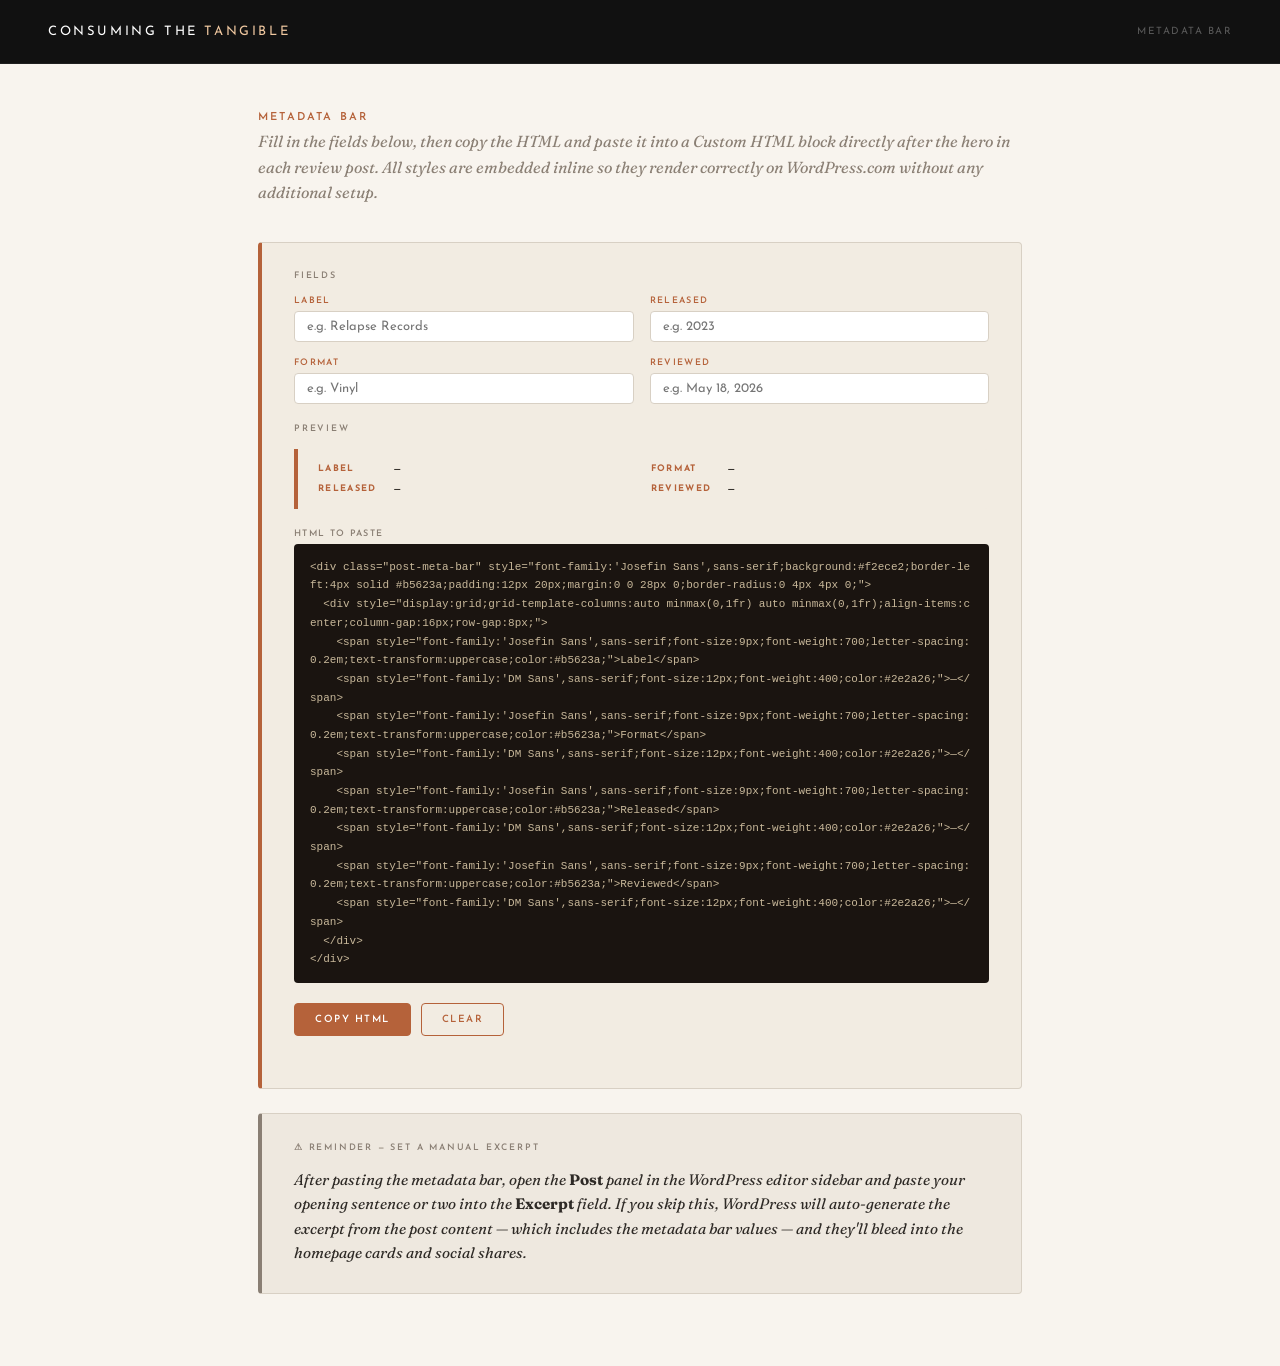
<file: ctt/ctt-metadata-bar.html>
<!DOCTYPE html>
<html lang="en">
<head>
<meta charset="UTF-8">
<meta name="viewport" content="width=device-width, initial-scale=1.0">
<link rel="icon" type="image/png" href="../logos/workbench-icon.png">
<link rel="apple-touch-icon" href="../logos/workbench-icon.png">
<title>CTT Metadata Bar</title>
<link href="https://fonts.googleapis.com/css2?family=Josefin+Sans:wght@300;400;600&family=Fraunces:ital,opsz,wght@0,9..144,300;0,9..144,400;1,9..144,300;1,9..144,400&display=swap" rel="stylesheet">
<link rel="stylesheet" href="ctt-toolkit-shared.css">
<style>
  .meta-fields {
    display: grid;
    grid-template-columns: 1fr 1fr;
    gap: 16px;
    margin-bottom: 20px;
  }

  .field-group {
    display: flex;
    flex-direction: column;
    gap: 6px;
  }

  .field-label {
    font-size: 9px;
    font-weight: 600;
    letter-spacing: 0.15em;
    text-transform: uppercase;
    color: var(--accent);
  }

  .field-input {
    font-family: var(--font-display);
    font-size: 13px;
    background: #fff;
    border: 1px solid var(--border);
    border-radius: 4px;
    padding: 8px 12px;
    color: var(--text);
    outline: none;
    transition: border-color 0.15s;
  }

  .field-input:focus {
    border-color: var(--accent);
  }

  .meta-preview {
    background: var(--bg-alt);
    border-left: 4px solid var(--accent);
    padding: 14px 20px;
    display: grid;
    grid-template-columns: auto minmax(0, 1fr) auto minmax(0, 1fr);
    align-items: center;
    column-gap: 16px;
    row-gap: 8px;
    margin-bottom: 16px;
    border-radius: 0 4px 4px 0;
  }

  .meta-preview-label {
    font-size: 9px;
    font-weight: 700;
    letter-spacing: 0.15em;
    text-transform: uppercase;
    color: var(--accent);
  }

  .meta-preview-value {
    font-size: 12px;
    color: var(--text);
  }
</style>
</head>
<body>

<header class="site-header">
  <div class="site-title">Consuming the <span>Tangible</span></div>
  <div class="site-subtitle">Metadata Bar</div>
</header>

<div class="panel" id="tab-meta">
  <div class="panel-title">Metadata Bar</div>
  <div class="panel-desc">Fill in the fields below, then copy the HTML and paste it into a Custom HTML block directly after the hero in each review post. All styles are embedded inline so they render correctly on WordPress.com without any additional setup.</div>

  <div class="tool-card">
    <div class="tool-card-label">Fields</div>
    <div class="meta-fields">
      <div class="field-group">
        <label class="field-label">Label</label>
        <input class="field-input" id="meta-label" type="text" placeholder="e.g. Relapse Records" oninput="metaUpdate()">
      </div>
      <div class="field-group">
        <label class="field-label">Released</label>
        <input class="field-input" id="meta-released" type="text" placeholder="e.g. 2023" oninput="metaUpdate()">
      </div>
      <div class="field-group">
        <label class="field-label">Format</label>
        <input class="field-input" id="meta-format" type="text" placeholder="e.g. Vinyl" oninput="metaUpdate()">
      </div>
      <div class="field-group">
        <label class="field-label">Reviewed</label>
        <input class="field-input" id="meta-reviewed" type="text" placeholder="e.g. May 18, 2026" oninput="metaUpdate()">
      </div>
    </div>

    <div class="tool-card-label">Preview</div>
    <div class="meta-preview" id="meta-preview">
      <span class="meta-preview-label">Label</span>
      <span class="meta-preview-value" id="prev-label">—</span>
      <span class="meta-preview-label">Format</span>
      <span class="meta-preview-value" id="prev-format">—</span>
      <span class="meta-preview-label">Released</span>
      <span class="meta-preview-value" id="prev-released">—</span>
      <span class="meta-preview-label">Reviewed</span>
      <span class="meta-preview-value" id="prev-reviewed">—</span>
    </div>

    <div class="html-preview-label">HTML to paste</div>
    <div class="html-preview" id="meta-html-preview"></div>

    <div class="btn-row">
      <button class="btn btn-primary" onclick="metaCopy()">Copy HTML</button>
      <button class="btn btn-secondary" onclick="metaClear()">Clear</button>
    </div>
    <div class="confirm-msg" id="meta-confirm"></div>
  </div>

  <div class="tool-card" style="border-left-color: #8a7f74; background: #eee8df;">
    <div class="tool-card-label">⚠ Reminder — Set a Manual Excerpt</div>
    <p style="font-family:'Fraunces',serif; font-style:italic; font-size:0.95rem; color:#2e2a26; line-height:1.6; margin:0;">
      After pasting the metadata bar, open the <strong style="font-style:normal;">Post</strong> panel in the WordPress editor sidebar and paste your opening sentence or two into the <strong style="font-style:normal;">Excerpt</strong> field. If you skip this, WordPress will auto-generate the excerpt from the post content — which includes the metadata bar values — and they'll bleed into the homepage cards and social shares.
    </p>
  </div>
</div>

<script>
/* ══════════════════════════
   METADATA BAR
══════════════════════════ */
function metaUpdate() {
  const label = document.getElementById('meta-label').value || '—';
  const released = document.getElementById('meta-released').value || '—';
  const format = document.getElementById('meta-format').value || '—';
  const reviewed = document.getElementById('meta-reviewed').value || '—';

  document.getElementById('prev-label').textContent = label;
  document.getElementById('prev-released').textContent = released;
  document.getElementById('prev-format').textContent = format;
  document.getElementById('prev-reviewed').textContent = reviewed;

  // Fully inline styles — no <style> block, no <link> tag.
  // WordPress.com sanitizes both inside Custom HTML blocks, rendering them
  // as plain text. Inline styles survive the sanitizer intact.
  // Font: Josefin Sans (labels) and DM Sans (values) are already loaded by
  // the Tenku theme globally, so font-family references in inline styles
  // will resolve correctly without needing a <link> tag here.
  //
  // Layout: a 4-column CSS grid (header/value/header/value), two rows
  // (Label+Format, Released+Reviewed). Grid sizes each column to its
  // widest cell across BOTH rows, so column 1 (Label/Released) and
  // column 3 (Format/Reviewed) always line up regardless of how long
  // the values are — unlike the old two-flex-group version, which let
  // a long Label value push Format out of line with Reviewed once the
  // bar wrapped to two rows on a narrower column.
  const html = `<div class="post-meta-bar" style="font-family:'Josefin Sans',sans-serif;background:#f2ece2;border-left:4px solid #b5623a;padding:12px 20px;margin:0 0 28px 0;border-radius:0 4px 4px 0;">
  <div style="display:grid;grid-template-columns:auto minmax(0,1fr) auto minmax(0,1fr);align-items:center;column-gap:16px;row-gap:8px;">
    <span style="font-family:'Josefin Sans',sans-serif;font-size:9px;font-weight:700;letter-spacing:0.2em;text-transform:uppercase;color:#b5623a;">Label</span>
    <span style="font-family:'DM Sans',sans-serif;font-size:12px;font-weight:400;color:#2e2a26;">${label}</span>
    <span style="font-family:'Josefin Sans',sans-serif;font-size:9px;font-weight:700;letter-spacing:0.2em;text-transform:uppercase;color:#b5623a;">Format</span>
    <span style="font-family:'DM Sans',sans-serif;font-size:12px;font-weight:400;color:#2e2a26;">${format}</span>
    <span style="font-family:'Josefin Sans',sans-serif;font-size:9px;font-weight:700;letter-spacing:0.2em;text-transform:uppercase;color:#b5623a;">Released</span>
    <span style="font-family:'DM Sans',sans-serif;font-size:12px;font-weight:400;color:#2e2a26;">${released}</span>
    <span style="font-family:'Josefin Sans',sans-serif;font-size:9px;font-weight:700;letter-spacing:0.2em;text-transform:uppercase;color:#b5623a;">Reviewed</span>
    <span style="font-family:'DM Sans',sans-serif;font-size:12px;font-weight:400;color:#2e2a26;">${reviewed}</span>
  </div>
</div>`;

  document.getElementById('meta-html-preview').textContent = html;
}

function metaCopy() {
  const html = document.getElementById('meta-html-preview').textContent;
  if (!html) return;
  navigator.clipboard.writeText(html).then(() => {
    document.getElementById('meta-confirm').textContent = 'Copied to clipboard.';
    setTimeout(() => { document.getElementById('meta-confirm').textContent = ''; }, 2000);
  });
}

function metaClear() {
  ['meta-label','meta-released','meta-format','meta-reviewed'].forEach(id => {
    document.getElementById(id).value = '';
  });
  metaUpdate();
}

metaUpdate();
</script>
</body>
</html>
</file>
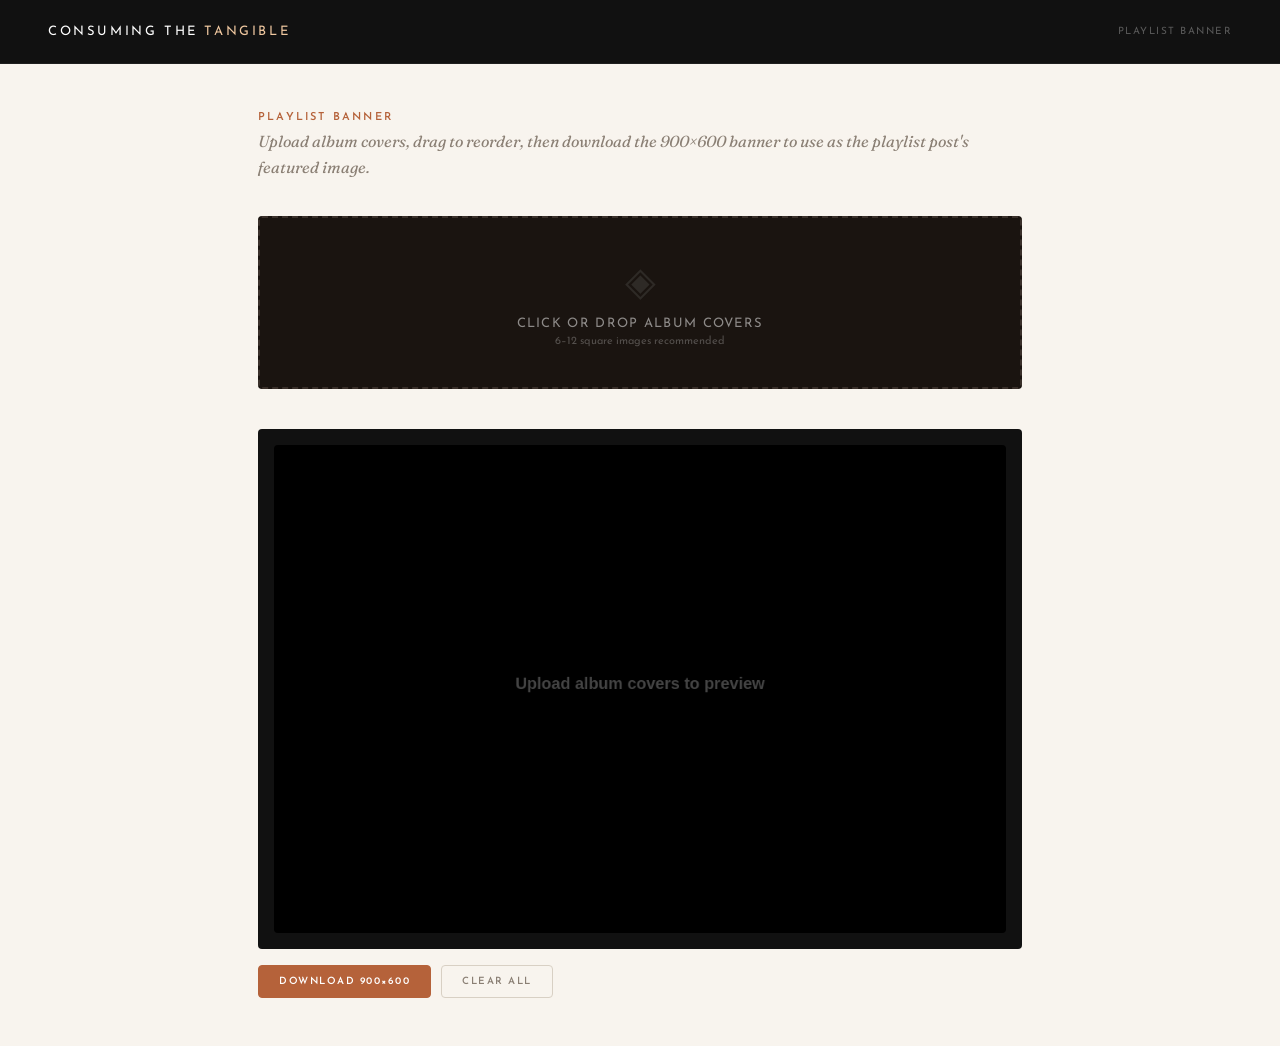
<file: ctt/ctt-playlist-banner.html>
<!DOCTYPE html>
<html lang="en">
<head>
<meta charset="UTF-8">
<meta name="viewport" content="width=device-width, initial-scale=1.0">
<link rel="icon" type="image/png" href="../logos/workbench-icon.png">
<link rel="apple-touch-icon" href="../logos/workbench-icon.png">
<title>CTT Playlist Banner</title>
<link href="https://fonts.googleapis.com/css2?family=Josefin+Sans:wght@300;400;600&family=Fraunces:ital,opsz,wght@0,9..144,300;0,9..144,400;1,9..144,300;1,9..144,400&display=swap" rel="stylesheet">
<link rel="stylesheet" href="ctt-toolkit-shared.css">
<style>
  /* ── BANNER TOOL ── */
  .upload-zone {
    background: #1a1410;
    border: 2px dashed #3a302a;
    border-radius: 4px;
    padding: 40px;
    text-align: center;
    cursor: pointer;
    margin-bottom: 20px;
    transition: border-color 0.2s;
  }

  .upload-zone:hover {
    border-color: var(--accent);
  }

  .upload-icon {
    font-size: 40px;
    margin-bottom: 12px;
  }

  .upload-label {
    font-size: 13px;
    font-weight: 400;
    letter-spacing: 0.1em;
    text-transform: uppercase;
    color: rgba(255,255,255,0.5);
    margin-bottom: 6px;
  }

  .upload-hint {
    font-size: 11px;
    color: rgba(255,255,255,0.25);
  }

  #fileInput { display: none; }

  .album-grid {
    display: grid;
    grid-template-columns: repeat(auto-fill, minmax(100px, 1fr));
    gap: 8px;
    margin-bottom: 20px;
  }

  .album-thumb {
    position: relative;
    border-radius: 4px;
    overflow: hidden;
    background: #2a2a2a;
    aspect-ratio: 1;
  }

  .album-thumb img {
    width: 100%;
    height: 100%;
    object-fit: cover;
    display: block;
  }

  .album-badge {
    position: absolute;
    top: 4px;
    left: 4px;
    background: rgba(0,0,0,0.8);
    color: #fff;
    font-size: 10px;
    font-weight: 600;
    padding: 2px 6px;
    border-radius: 3px;
  }

  .album-del {
    position: absolute;
    top: 4px;
    right: 4px;
    background: #b5623a;
    color: white;
    border: none;
    width: 20px;
    height: 20px;
    border-radius: 50%;
    cursor: pointer;
    font-size: 14px;
    line-height: 1;
    display: flex;
    align-items: center;
    justify-content: center;
  }

  .canvas-wrap {
    background: #111;
    border-radius: 4px;
    padding: 16px;
    margin-bottom: 16px;
  }

  #bannerCanvas {
    width: 100%;
    display: block;
    border-radius: 4px;
  }

  .banner-btn-row {
    display: flex;
    gap: 10px;
  }

  .btn-banner-dl {
    background: var(--accent);
    color: #fff;
    border-color: var(--accent);
  }

  .btn-banner-dl:hover { background: var(--accent-dark); }

  .btn-banner-clr {
    background: transparent;
    color: var(--text-muted);
    border-color: var(--border);
  }

  .btn-banner-clr:hover {
    background: var(--border);
    color: var(--text);
  }
</style>
</head>
<body>

<header class="site-header">
  <div class="site-title">Consuming the <span>Tangible</span></div>
  <div class="site-subtitle">Playlist Banner</div>
</header>

<div class="panel" id="tab-banner">
  <div class="panel-title">Playlist Banner</div>
  <div class="panel-desc">Upload album covers, drag to reorder, then download the 900×600 banner to use as the playlist post's featured image.</div>

  <div class="upload-zone" id="dropZone" onclick="document.getElementById('fileInput').click()">
    <div class="upload-icon">◈</div>
    <div class="upload-label">Click or drop album covers</div>
    <div class="upload-hint">6–12 square images recommended</div>
    <input type="file" id="fileInput" multiple accept="image/*">
  </div>

  <div class="album-grid" id="albumGrid"></div>

  <div class="canvas-wrap">
    <canvas id="bannerCanvas" width="900" height="600"></canvas>
  </div>

  <div class="banner-btn-row">
    <button class="btn btn-banner-dl" onclick="bannerDownload()">Download 900×600</button>
    <button class="btn btn-banner-clr" onclick="bannerClear()">Clear All</button>
  </div>
</div>

<script>
/* ══════════════════════════
   PLAYLIST BANNER
══════════════════════════ */
let imgs = [];
let dragIdx = null;
const canvas = document.getElementById('bannerCanvas');
const ctx = canvas.getContext('2d');
const fileInput = document.getElementById('fileInput');
const dropZone = document.getElementById('dropZone');

function loadFile(file) {
  if (!file.type.startsWith('image/')) return;
  const r = new FileReader();
  r.onload = ev => {
    const im = new Image();
    im.onload = () => { imgs.push(im); bannerDraw(); };
    im.src = ev.target.result;
  };
  r.readAsDataURL(file);
}

fileInput.onchange = e => {
  [...e.target.files].forEach(loadFile);
  e.target.value = '';
};

dropZone.ondragover = e => e.preventDefault();
dropZone.ondrop = e => {
  e.preventDefault();
  [...e.dataTransfer.files].forEach(loadFile);
};

function bannerDraw() {
  renderGrid();
  renderCanvas();
}

function renderGrid() {
  const grid = document.getElementById('albumGrid');
  if (imgs.length === 0) { grid.innerHTML = ''; return; }
  grid.innerHTML = '';
  imgs.forEach((im, i) => {
    const div = document.createElement('div');
    div.className = 'album-thumb';
    div.draggable = true;
    div.dataset.i = i;
    div.innerHTML = `<img src="${im.src}" draggable="false"><div class="album-badge">${i+1}</div><button class="album-del" data-d="${i}">×</button>`;
    div.addEventListener('dragstart', () => { dragIdx = i; div.style.opacity = '0.4'; });
    div.addEventListener('dragend', () => { div.style.opacity = '1'; });
    div.addEventListener('dragover', e => e.preventDefault());
    div.addEventListener('drop', e => {
      e.preventDefault();
      if (dragIdx !== null && dragIdx !== i) {
        const item = imgs[dragIdx];
        imgs.splice(dragIdx, 1);
        imgs.splice(i, 0, item);
        dragIdx = null;
        bannerDraw();
      }
    });
    grid.appendChild(div);
  });
  document.querySelectorAll('.album-del').forEach(btn => {
    btn.addEventListener('click', e => {
      e.stopPropagation();
      imgs.splice(parseInt(btn.dataset.d), 1);
      bannerDraw();
    });
  });
}

function renderCanvas() {
  ctx.fillStyle = '#000';
  ctx.fillRect(0, 0, 900, 600);

  if (imgs.length === 0) {
    ctx.fillStyle = '#444';
    ctx.font = 'bold 20px sans-serif';
    ctx.textAlign = 'center';
    ctx.fillText('Upload album covers to preview', 450, 300);
    return;
  }

  const mults = imgs.map(() => 0.7 + Math.random() * 0.6);
  const total = mults.reduce((s, m) => s + m, 0);
  const widths = mults.map(m => (m / total) * 900);

  const tmp = document.createElement('canvas');
  const tc = tmp.getContext('2d');
  let x = 0;

  imgs.forEach((im, i) => {
    const w = widths[i];
    tmp.width = w; tmp.height = 600;
    tc.drawImage(im, (im.width - w) / 2, (im.height - 600) / 2, w, 600, 0, 0, w, 600);
    const id = tc.getImageData(0, 0, w, 600);
    const d = id.data;
    for (let j = 0; j < d.length; j += 4) {
      d[j]   = Math.max(0, Math.min(255, ((d[j]   - 128) * 1.15) + 128));
      d[j+1] = Math.max(0, Math.min(255, ((d[j+1] - 128) * 1.15) + 128));
      d[j+2] = Math.max(0, Math.min(255, ((d[j+2] - 128) * 1.15) + 128));
      const g = 0.2989*d[j] + 0.5870*d[j+1] + 0.1140*d[j+2];
      d[j]   = Math.max(0, Math.min(255, g + 1.2*(d[j]   - g)));
      d[j+1] = Math.max(0, Math.min(255, g + 1.2*(d[j+1] - g)));
      d[j+2] = Math.max(0, Math.min(255, g + 1.2*(d[j+2] - g)));
    }
    tc.putImageData(id, 0, 0);
    ctx.drawImage(tmp, x, 0);
    x += w;
  });

  ctx.strokeStyle = 'rgba(0,0,0,0.6)';
  ctx.lineWidth = 3;
  x = 0;
  for (let i = 1; i < imgs.length; i++) {
    x += widths[i-1];
    ctx.beginPath(); ctx.moveTo(x, 0); ctx.lineTo(x, 600); ctx.stroke();
  }

  const lg = ctx.createLinearGradient(0, 0, 100, 0);
  lg.addColorStop(0, 'rgba(0,0,0,0.85)'); lg.addColorStop(1, 'rgba(0,0,0,0)');
  ctx.fillStyle = lg; ctx.fillRect(0, 0, 100, 600);

  const rg = ctx.createLinearGradient(800, 0, 900, 0);
  rg.addColorStop(0, 'rgba(0,0,0,0)'); rg.addColorStop(1, 'rgba(0,0,0,0.85)');
  ctx.fillStyle = rg; ctx.fillRect(800, 0, 100, 600);
}

function bannerDownload() {
  if (imgs.length === 0) return;
  const a = document.createElement('a');
  a.download = 'playlist-banner-' + Date.now() + '.png';
  a.href = canvas.toDataURL();
  a.click();
}

function bannerClear() {
  imgs = [];
  bannerDraw();
}

bannerDraw();
</script>
</body>
</html>
</file>
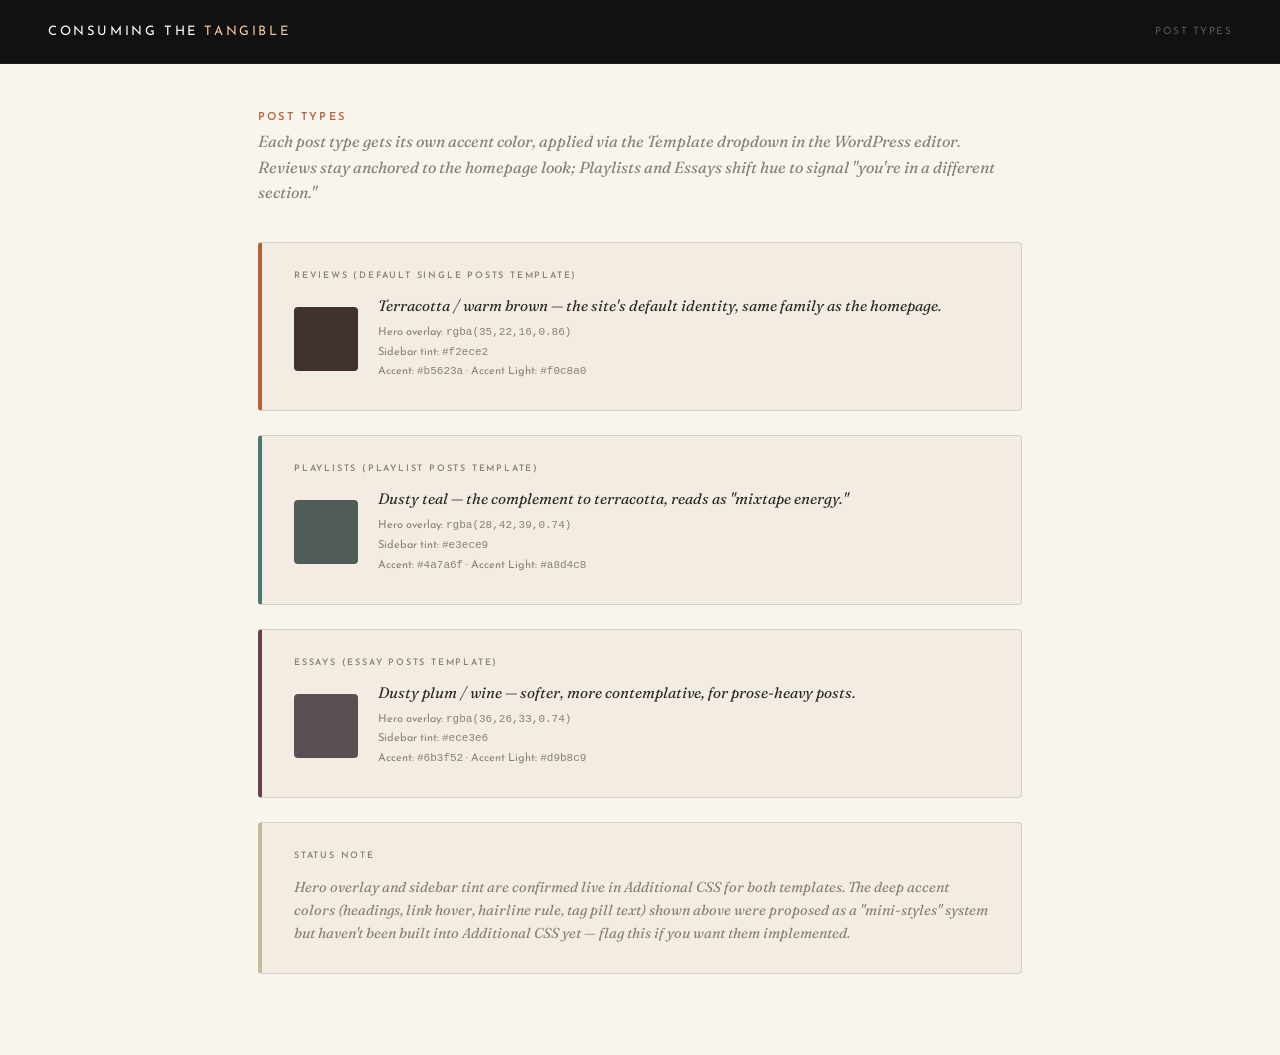
<file: ctt/ctt-post-types.html>
<!DOCTYPE html>
<html lang="en">
<head>
<meta charset="UTF-8">
<meta name="viewport" content="width=device-width, initial-scale=1.0">
<link rel="icon" type="image/png" href="../logos/workbench-icon.png">
<link rel="apple-touch-icon" href="../logos/workbench-icon.png">
<title>CTT Post Types</title>
<link href="https://fonts.googleapis.com/css2?family=Josefin+Sans:wght@300;400;600&family=Fraunces:ital,opsz,wght@0,9..144,300;0,9..144,400;1,9..144,300;1,9..144,400&display=swap" rel="stylesheet">
<link rel="stylesheet" href="ctt-toolkit-shared.css">
</head>
<body>

<header class="site-header">
  <div class="site-title">Consuming the <span>Tangible</span></div>
  <div class="site-subtitle">Post Types</div>
</header>

<div class="panel" id="tab-posttypes">
  <div class="panel-title">Post Types</div>
  <div class="panel-desc">Each post type gets its own accent color, applied via the Template dropdown in the WordPress editor. Reviews stay anchored to the homepage look; Playlists and Essays shift hue to signal "you're in a different section."</div>

  <div class="tool-card" style="border-left-color:#b5623a;">
    <div class="tool-card-label">Reviews (Default Single Posts template)</div>
    <div style="display:flex; gap:20px; flex-wrap:wrap; align-items:center;">
      <div style="width:64px; height:64px; border-radius:4px; background:rgba(35,22,16,0.86); flex-shrink:0;"></div>
      <div style="flex:1; min-width:200px;">
        <div style="font-family:var(--font-serif); font-style:italic; color:var(--text); font-size:0.95rem; margin-bottom:8px;">Terracotta / warm brown — the site's default identity, same family as the homepage.</div>
        <div style="font-size:11px; color:var(--text-muted); line-height:1.8;">
          Hero overlay: <code>rgba(35,22,16,0.86)</code><br>
          Sidebar tint: <code>#f2ece2</code><br>
          Accent: <code>#b5623a</code> · Accent Light: <code>#f0c8a0</code>
        </div>
      </div>
    </div>
  </div>

  <div class="tool-card" style="border-left-color:#4a7a6f;">
    <div class="tool-card-label">Playlists (Playlist Posts template)</div>
    <div style="display:flex; gap:20px; flex-wrap:wrap; align-items:center;">
      <div style="width:64px; height:64px; border-radius:4px; background:rgba(28,42,39,0.74); flex-shrink:0;"></div>
      <div style="flex:1; min-width:200px;">
        <div style="font-family:var(--font-serif); font-style:italic; color:var(--text); font-size:0.95rem; margin-bottom:8px;">Dusty teal — the complement to terracotta, reads as "mixtape energy."</div>
        <div style="font-size:11px; color:var(--text-muted); line-height:1.8;">
          Hero overlay: <code>rgba(28,42,39,0.74)</code><br>
          Sidebar tint: <code>#e3ece9</code><br>
          Accent: <code>#4a7a6f</code> · Accent Light: <code>#a8d4c8</code>
        </div>
      </div>
    </div>
  </div>

  <div class="tool-card" style="border-left-color:#6b3f52;">
    <div class="tool-card-label">Essays (Essay Posts template)</div>
    <div style="display:flex; gap:20px; flex-wrap:wrap; align-items:center;">
      <div style="width:64px; height:64px; border-radius:4px; background:rgba(36,26,33,0.74); flex-shrink:0;"></div>
      <div style="flex:1; min-width:200px;">
        <div style="font-family:var(--font-serif); font-style:italic; color:var(--text); font-size:0.95rem; margin-bottom:8px;">Dusty plum / wine — softer, more contemplative, for prose-heavy posts.</div>
        <div style="font-size:11px; color:var(--text-muted); line-height:1.8;">
          Hero overlay: <code>rgba(36,26,33,0.74)</code><br>
          Sidebar tint: <code>#ece3e6</code><br>
          Accent: <code>#6b3f52</code> · Accent Light: <code>#d9b8c9</code>
        </div>
      </div>
    </div>
  </div>

  <div class="tool-card" style="border-left-color:#c8b89a;">
    <div class="tool-card-label">Status Note</div>
    <div style="font-family:var(--font-serif); font-style:italic; color:var(--text-muted); font-size:0.9rem; line-height:1.6;">
      Hero overlay and sidebar tint are confirmed live in Additional CSS for both templates. The deep accent colors (headings, link hover, hairline rule, tag pill text) shown above were proposed as a "mini-styles" system but haven't been built into Additional CSS yet — flag this if you want them implemented.
    </div>
  </div>
</div>

</body>
</html>
</file>
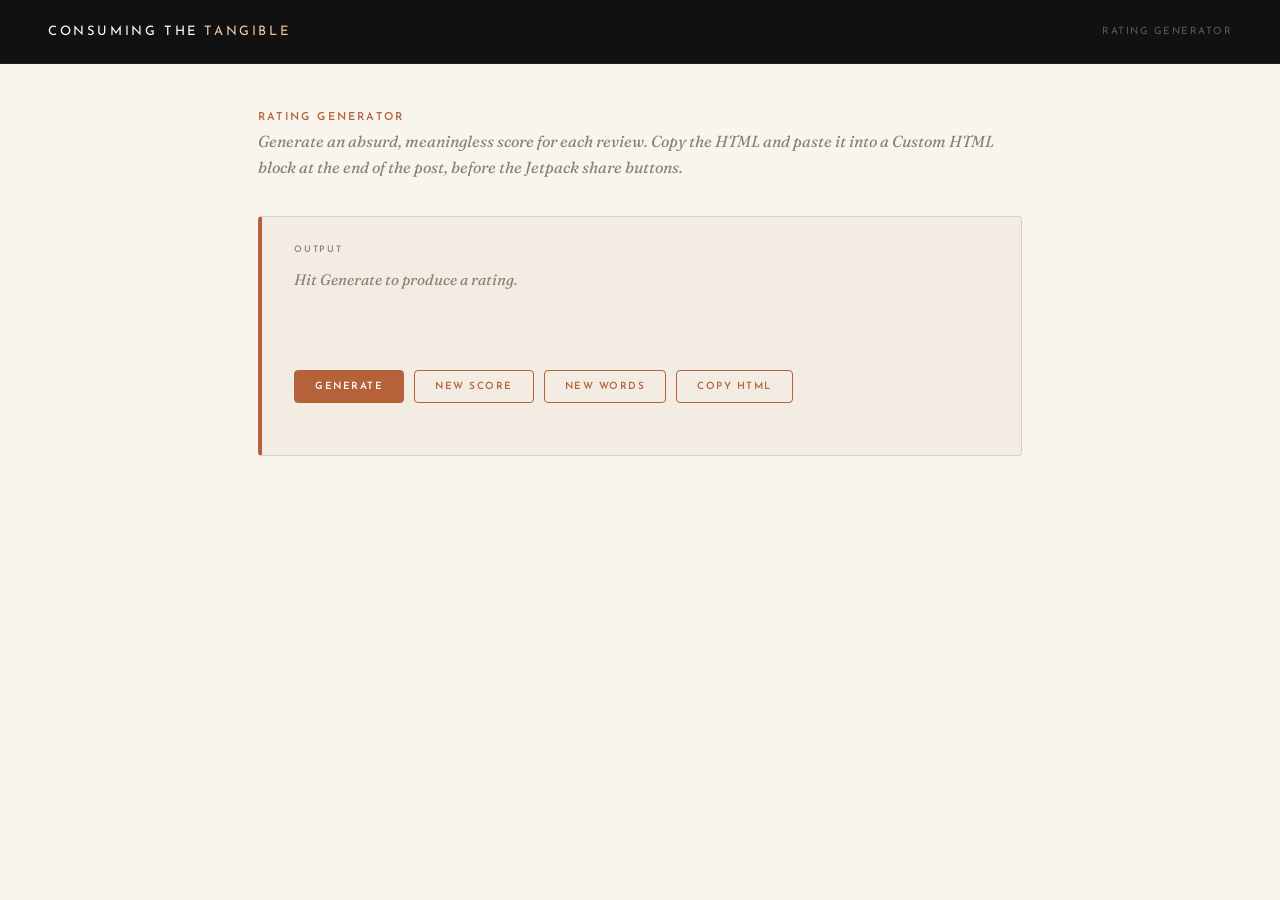
<file: ctt/ctt-rating-generator.html>
<!DOCTYPE html>
<html lang="en">
<head>
<meta charset="UTF-8">
<meta name="viewport" content="width=device-width, initial-scale=1.0">
<link rel="icon" type="image/png" href="../logos/workbench-icon.png">
<link rel="apple-touch-icon" href="../logos/workbench-icon.png">
<title>CTT Rating Generator</title>
<link href="https://fonts.googleapis.com/css2?family=Josefin+Sans:wght@300;400;600&family=Fraunces:ital,opsz,wght@0,9..144,300;0,9..144,400;1,9..144,300;1,9..144,400&display=swap" rel="stylesheet">
<link rel="stylesheet" href="ctt-toolkit-shared.css">
<style>
  .rating-output {
    min-height: 80px;
  }

  .rating-score-label {
    font-size: 9px;
    font-weight: 600;
    letter-spacing: 0.2em;
    text-transform: uppercase;
    color: var(--text-muted);
    margin-bottom: 4px;
  }

  .rating-score {
    font-family: var(--font-display);
    font-size: 2.6rem;
    font-weight: 300;
    color: var(--accent);
    letter-spacing: 0.05em;
    line-height: 1;
    margin-bottom: 6px;
  }

  .rating-descriptor {
    font-family: var(--font-serif);
    font-size: 1.5rem;
    font-style: italic;
    font-weight: 300;
    color: var(--text);
    line-height: 1.2;
  }

  .rating-empty {
    font-family: var(--font-serif);
    font-style: italic;
    color: var(--text-muted);
    font-size: 0.95rem;
  }
</style>
</head>
<body>

<header class="site-header">
  <div class="site-title">Consuming the <span>Tangible</span></div>
  <div class="site-subtitle">Rating Generator</div>
</header>

<div class="panel" id="tab-rating">
  <div class="panel-title">Rating Generator</div>
  <div class="panel-desc">Generate an absurd, meaningless score for each review. Copy the HTML and paste it into a Custom HTML block at the end of the post, before the Jetpack share buttons.</div>

  <div class="tool-card">
    <div class="tool-card-label">Output</div>
    <div class="rating-output" id="rating-output">
      <div class="rating-empty">Hit Generate to produce a rating.</div>
    </div>
    <div class="html-preview-label" id="html-label" style="display:none">HTML to paste</div>
    <div class="html-preview" id="html-preview" style="display:none"></div>
    <div class="btn-row">
      <button class="btn btn-primary" onclick="ratingGenerate()">Generate</button>
      <button class="btn btn-secondary" onclick="ratingNewScore()">New Score</button>
      <button class="btn btn-secondary" onclick="ratingNewWords()">New Words</button>
      <button class="btn btn-secondary" onclick="ratingCopy()">Copy HTML</button>
    </div>
    <div class="confirm-msg" id="rating-confirm"></div>
  </div>
</div>

<script>
/* ══════════════════════════
   RATING GENERATOR
══════════════════════════ */
const numerators = [
  '☠','☢','☣','☯','☮','♾','⚗','⚙','⚡','⚰',
  '⚱','⛓','⛤','✇','✈','✉','✌','✍','✏','✒',
  'Ж','Ω','§','ꙮ','ꞔ','Ꝛ','Ƕ','ℜ','℧','℩',
  'W','Q','Δ','Ψ','Þ','Ŋ','Ħ','Ƿ','ƻ','Ʒ',
  '✦','❧','⁂','☽','⌬','⏣','⌘','⎈','⌖','⍜',
  '♜','♞','♝','♛','♚','♟','⚄','⚅','⚆','⚇'
];
const denominators = [
  '11','13','17','19','23','∞','?','!!','VII','π',
  '4.20','99','0.5','∅','¿','XVI','Ↄ','33⅓','7b','XII'
];
const adverbs = [
  // original 30
  'Lugubriously','Ineffably','Magnanimously','Quixotically','Somberly',
  'Tepidly','Fervently','Obliquely','Resplendently','Morosely',
  'Stentoriously','Precariously','Biliously','Adamantly','Languidly',
  'Raucously','Supinely','Tremulously','Vexingly','Woefully',
  'Imperiously','Garrulously','Fastidiously','Dolefully','Brusquely',
  'Corpulently','Querulously','Sanctimoniously','Timorously','Zealously',
  // expansion set (60 more)
  'Portentously','Balefully','Truculently','Torpidly','Peremptorily',
  'Effusively','Splenetically','Obsequiously','Cantankerously','Lachrymosely',
  'Bombastically','Petulantly','Grandiloquently','Insouciantly','Perfunctorily',
  'Rapaciously','Mellifluously','Discordantly','Ruefully','Sepulchrally',
  'Acrimoniously','Vaingloriously','Uxoriously','Pusillanimously','Fatuously',
  'Ignominiously','Contumaciously','Vociferously','Peevishly','Apoplectically',
  'Torridly','Grudgingly','Meretriciously','Sonorously','Turbidly',
  'Querimoniously','Cacophonously','Histrionically','Waspishly','Officiously',
  'Unremittingly','Fractiously','Solipsistically','Vindictively','Dyspeptically',
  'Sardonically','Cynically','Feverishly','Impetuously','Preposterously',
  'Ostentatiously','Dolorously','Fitfully','Gormlessly','Cataclysmically',
  'Bumptiously','Fustily','Snidely','Broodingly','Voraciously'
];
const adjectives = [
  // original 30
  'Moist','Crepuscular','Tubular','Sanguine','Ponderous',
  'Oleaginous','Brackish','Verdant','Lumbering','Piquant',
  'Fungible','Nebulous','Clammy','Turgid','Fulsome',
  'Vaporous','Rutabagan','Plangent','Hirsute','Ossified',
  'Glutinous','Fecund','Rancorous','Spectral','Bilious',
  'Crenulated','Sallow','Phlegmatic','Unctuous','Murmurous',
  // expansion set (60 more)
  'Loamy','Briny','Gelatinous','Cavernous','Sepulchral',
  'Chthonic','Feculent','Miasmic','Rheumy','Tumescent',
  'Desiccated','Effulgent','Baroque','Antediluvian','Gossamer',
  'Craggy','Loquacious','Torpid','Vestigial','Numinous',
  'Squamous','Bituminous','Coagulated','Feral','Fetid',
  'Larval','Mordant','Necrotic','Palimpsestic','Pendulous',
  'Piscine','Porcine','Putrescent','Rancid','Recondite',
  'Somnolent','Subterranean','Tectonic','Tenebrous','Thrombotic',
  'Tremulous','Turbid','Umbral','Vermicular','Viscid',
  'Voluptuous','Waterlogged','Xanthous','Yawning','Zygotic',
  'Adenoidal','Blistered','Cadaverous','Doughy','Effluvial',
  'Fungal','Gnarled','Hoary','Incandescent','Jaundiced'
];

let rScore = null, rWords = null;

// Basic random pick
const pick = arr => arr[Math.floor(Math.random() * arr.length)];

// Pick while avoiding whatever was recently drawn from this same pool,
// so the same word can't turn up twice (or three times) in a row.
// Each `recent` array is mutated in place to track its own short history.
const recentAdverbs = [];
const recentAdjectives = [];
const recentNumerators = [];
const recentDenominators = [];

function pickFresh(arr, recent, historySize) {
  const choices = arr.filter(x => !recent.includes(x));
  const pool = choices.length ? choices : arr; // safety net if pool is ever exhausted
  const choice = pool[Math.floor(Math.random() * pool.length)];
  recent.push(choice);
  if (recent.length > historySize) recent.shift();
  return choice;
}

function ratingRender() {
  const score = `${rScore.num} / ${rScore.den}`;
  const descriptor = `${rWords.adv} ${rWords.adj}`;
  const html = `<div class="post-rating-block">\n  <div class="post-rating-score">${score}</div>\n  <div class="post-rating-descriptor-wrap">\n    <div class="post-rating-label">Score</div>\n    <div class="post-rating-descriptor">${descriptor}</div>\n  </div>\n</div>`;

  document.getElementById('rating-output').innerHTML = `
    <div class="rating-score-label">Score</div>
    <div class="rating-score">${score}</div>
    <div class="rating-descriptor">${descriptor}</div>
  `;
  document.getElementById('html-label').style.display = 'block';
  document.getElementById('html-preview').style.display = 'block';
  document.getElementById('html-preview').textContent = html;
  document.getElementById('rating-confirm').textContent = '';
}

function ratingGenerate() {
  rScore = {
    num: pickFresh(numerators, recentNumerators, 3),
    den: pickFresh(denominators, recentDenominators, 3)
  };
  rWords = {
    adv: pickFresh(adverbs, recentAdverbs, 5),
    adj: pickFresh(adjectives, recentAdjectives, 5)
  };
  ratingRender();
}

function ratingNewScore() {
  if (!rScore) return ratingGenerate();
  rScore = {
    num: pickFresh(numerators, recentNumerators, 3),
    den: pickFresh(denominators, recentDenominators, 3)
  };
  ratingRender();
}

function ratingNewWords() {
  if (!rWords) return ratingGenerate();
  rWords = {
    adv: pickFresh(adverbs, recentAdverbs, 5),
    adj: pickFresh(adjectives, recentAdjectives, 5)
  };
  ratingRender();
}

function ratingCopy() {
  if (!rScore) return;
  const score = `${rScore.num} / ${rScore.den}`;
  const descriptor = `${rWords.adv} ${rWords.adj}`;
  const html = `<div class="post-rating-block">\n  <div class="post-rating-score">${score}</div>\n  <div class="post-rating-descriptor-wrap">\n    <div class="post-rating-label">Score</div>\n    <div class="post-rating-descriptor">${descriptor}</div>\n  </div>\n</div>`;
  navigator.clipboard.writeText(html).then(() => {
    document.getElementById('rating-confirm').textContent = 'Copied to clipboard.';
    setTimeout(() => { document.getElementById('rating-confirm').textContent = ''; }, 2000);
  });
}
</script>
</body>
</html>
</file>
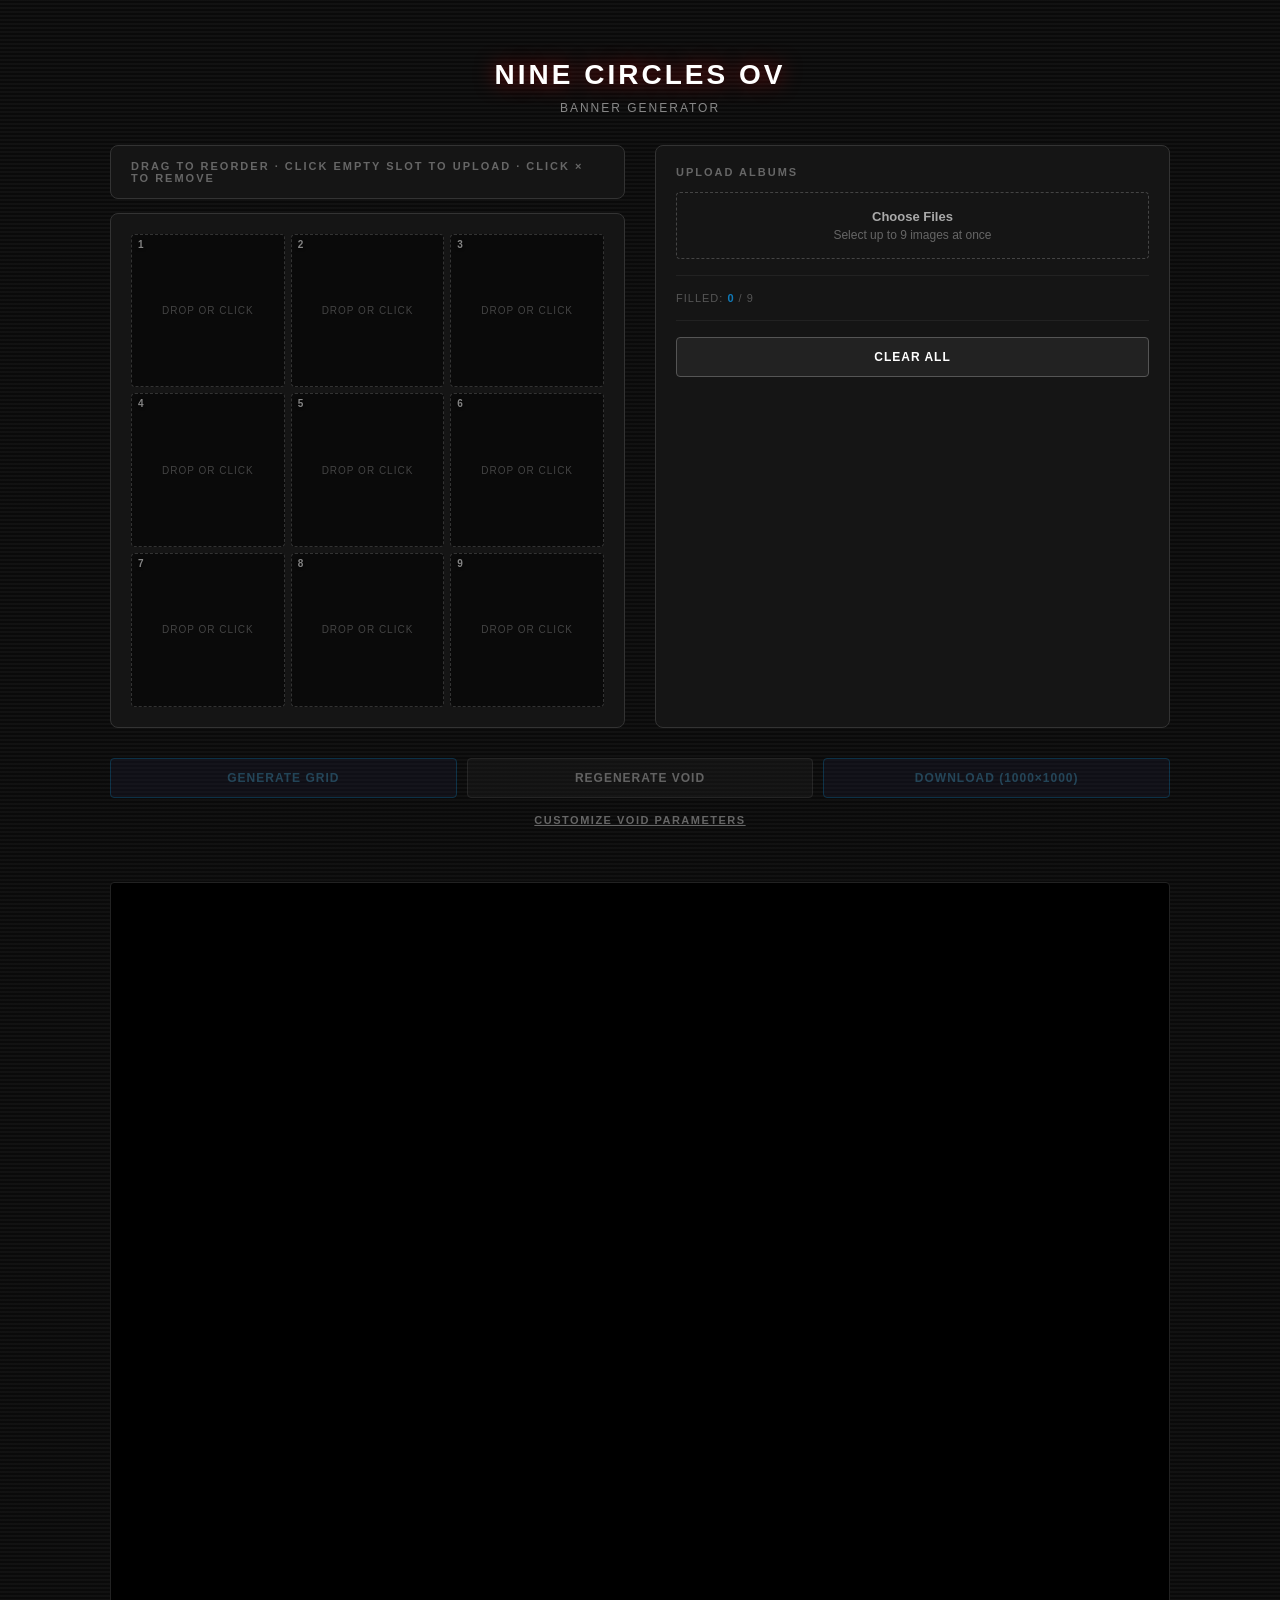
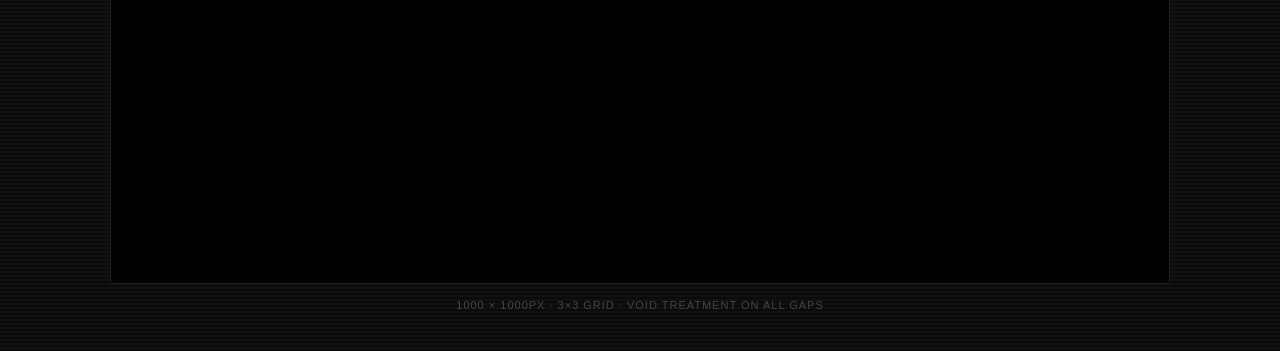
<file: nine-circles/nine-circles-ov-grid-creator.html>
<!DOCTYPE html>
<html lang="en">
<head>
    <meta charset="UTF-8">
    <meta name="viewport" content="width=device-width, initial-scale=1.0">
    <link rel="icon" type="image/png" href="../logos/workbench-icon.png">
    <link rel="apple-touch-icon" href="../logos/workbench-icon.png">
    <title>Nine Circles Ov Banner Generator</title>
    <style>
        * { box-sizing: border-box; }
        body {
            font-family: -apple-system, BlinkMacSystemFont, 'Segoe UI', Roboto, sans-serif;
            background: #0a0a0a;
            color: #e0e0e0;
            padding: 40px 20px;
            margin: 0;
            display: flex;
            flex-direction: column;
            align-items: center;
            background-image: repeating-linear-gradient(0deg, transparent, transparent 2px, rgba(255,255,255,0.03) 2px, rgba(255,255,255,0.03) 4px);
        }
        .container { max-width: 1060px; width: 100%; }
        h1 {
            text-align: center; margin-bottom: 10px; font-weight: 700;
            letter-spacing: 3px; font-size: 28px; text-transform: uppercase;
            color: #fff; text-shadow: 0 0 20px rgba(255,0,0,0.5);
        }
        .subtitle {
            text-align: center; margin-bottom: 30px; font-size: 12px;
            text-transform: uppercase; letter-spacing: 2px; color: #888;
        }
        .workspace {
            display: grid;
            grid-template-columns: 1fr 1fr;
            gap: 30px;
            margin-bottom: 30px;
        }
        .slot-grid {
            display: grid;
            grid-template-columns: repeat(3, 1fr);
            gap: 6px;
            background: #151515;
            padding: 20px;
            border-radius: 8px;
            border: 1px solid #333;
        }
        .slot {
            aspect-ratio: 1;
            background: #0a0a0a;
            border: 1px dashed #333;
            border-radius: 4px;
            display: flex;
            flex-direction: column;
            align-items: center;
            justify-content: center;
            cursor: pointer;
            position: relative;
            overflow: hidden;
            transition: border-color 0.2s;
        }
        .slot:hover { border-color: #555; }
        .slot.drag-over { border-color: #107AB8; border-style: solid; background: #1a1a2e; }
        .slot.dragging { opacity: 0.4; }
        .slot.has-image { border-style: solid; border-color: #444; cursor: grab; }
        .slot.has-image:active { cursor: grabbing; }
        .slot img {
            width: 100%; height: 100%; object-fit: cover;
            position: absolute; top: 0; left: 0;
            pointer-events: none;
        }
        .slot-label {
            font-size: 10px; color: #444; text-transform: uppercase;
            letter-spacing: 1px; text-align: center; pointer-events: none;
        }
        .slot-number {
            position: absolute; top: 4px; left: 6px;
            font-size: 10px; color: rgba(255,255,255,0.5);
            font-weight: 700; letter-spacing: 1px;
            pointer-events: none; z-index: 2;
            text-shadow: 0 1px 3px rgba(0,0,0,0.8);
        }
        .slot-remove {
            position: absolute; top: 4px; right: 4px;
            width: 18px; height: 18px;
            background: rgba(0,0,0,0.7); border: none;
            border-radius: 50%; color: #aaa; font-size: 12px;
            cursor: pointer; display: none; align-items: center;
            justify-content: center; z-index: 3; padding: 0;
            line-height: 1;
        }
        .slot:hover .slot-remove { display: flex; }
        .slot-remove:hover { background: rgba(180,0,0,0.8); color: #fff; }

        .controls {
            background: #151515; padding: 20px;
            border-radius: 8px; border: 1px solid #333;
            display: flex; flex-direction: column; gap: 14px;
        }
        .controls h3 {
            margin: 0; font-size: 11px; text-transform: uppercase;
            letter-spacing: 2px; color: #666; font-weight: 600;
        }
        .upload-zone {
            border: 1px dashed #444; border-radius: 4px;
            padding: 16px; text-align: center; cursor: pointer;
            transition: all 0.2s; position: relative;
        }
        .upload-zone:hover { border-color: #107AB8; background: #1a1a2e; }
        .upload-zone input { position: absolute; inset: 0; opacity: 0; cursor: pointer; }
        .upload-zone p { margin: 0; font-size: 12px; color: #666; }
        .upload-zone strong { display: block; font-size: 13px; color: #aaa; margin-bottom: 4px; }
        .divider { border: none; border-top: 1px solid #222; margin: 2px 0; }
        .info-row {
            font-size: 11px; color: #555; letter-spacing: 1px;
            text-transform: uppercase;
        }
        .count { color: #107AB8; font-weight: 700; }

        .button-group { display: flex; gap: 10px; flex-wrap: wrap; margin-bottom: 20px; }
        button {
            padding: 12px 22px; border: 1px solid #555; border-radius: 4px;
            background: #222; color: #fff; font-size: 12px; cursor: pointer;
            text-transform: uppercase; letter-spacing: 1px; font-weight: 600;
            transition: all 0.2s; flex: 1; min-width: 120px;
        }
        button:hover { background: #333; border-color: #888; }
        button.primary { background: #1a1a2e; border-color: #107AB8; color: #4EAEE5; }
        button.primary:hover { background: #107AB8; color: #fff; }
        button:disabled { opacity: 0.35; cursor: not-allowed; }

        .status {
            text-align: center; padding: 10px; font-size: 12px; letter-spacing: 2px;
            text-transform: uppercase; color: #555; min-height: 30px; margin-bottom: 10px;
        }
        .status.active { color: #107AB8; animation: pulse 1.5s ease-in-out infinite; }
        @keyframes pulse { 0%,100%{opacity:1} 50%{opacity:0.4} }
        .canvas-container {
            background: #000; border: 1px solid #222; border-radius: 4px;
            overflow: hidden; display: flex; justify-content: center;
        }
        canvas { display: block; max-width: 100%; height: auto; }
        .footer-info {
            text-align: center; margin-top: 15px; font-size: 11px;
            color: #444; letter-spacing: 1px; text-transform: uppercase;
        }
        .advanced-toggle-row { display: flex; justify-content: center; margin: -10px 0 10px; }
        .link-btn {
            background: none; border: none; color: #666; font-size: 11px;
            text-transform: uppercase; letter-spacing: 1.5px; cursor: pointer;
            flex: none; padding: 6px 0; text-decoration: underline;
        }
        .link-btn:hover { color: #4EAEE5; background: none; }
        .advanced-panel {
            display: none; margin-bottom: 20px; padding: 20px;
            background: #151515; border: 1px solid #333; border-radius: 8px;
        }
        .advanced-panel.open { display: block; }
        .advanced-panel h3 {
            margin: 0 0 14px; font-size: 11px; text-transform: uppercase;
            letter-spacing: 2px; color: #666; font-weight: 600;
        }
        .slider-grid { display: grid; grid-template-columns: 1fr 1fr 1fr; gap: 16px 24px; }
        .slider-row { display: flex; flex-direction: column; gap: 4px; }
        .slider-label {
            display: flex; justify-content: space-between; font-size: 11px;
            color: #999; letter-spacing: 0.5px;
        }
        .slider-label span:last-child { color: #4EAEE5; font-weight: 700; }
        .advanced-panel input[type="range"] { width: 100%; accent-color: #107AB8; }
        .advanced-panel .button-group { margin-top: 18px; margin-bottom: 0; }
    </style>
</head>
<body>
<div class="container">
    <h1>Nine Circles Ov</h1>
    <div class="subtitle">Banner Generator</div>

    <div class="workspace">
        <div>
            <div class="controls" style="margin-bottom:14px; padding:14px 20px;">
                <h3>Drag to reorder · Click empty slot to upload · Click × to remove</h3>
            </div>
            <div class="slot-grid" id="slotGrid"></div>
        </div>

        <div class="controls">
            <h3>Upload Albums</h3>
            <div class="upload-zone">
                <input type="file" id="bulkUpload" accept="image/*" multiple>
                <strong>Choose Files</strong>
                <p>Select up to 9 images at once</p>
            </div>
            <hr class="divider">
            <div class="info-row">Filled: <span class="count" id="filledCount">0</span> / 9</div>
            <hr class="divider">
            <button onclick="clearAll()" style="flex:none;">Clear All</button>
        </div>
    </div>

    <div class="button-group">
        <button class="primary" id="generateBtn" onclick="generateGrid()" disabled>Generate Grid</button>
        <button id="regenBtn" onclick="regenerate()" disabled>Regenerate Void</button>
        <button class="primary" id="downloadBtn" onclick="downloadSquare()" disabled>Download (1000×1000)</button>
    </div>

    <div class="advanced-toggle-row">
        <button class="link-btn" id="advToggleBtn" onclick="toggleAdvanced()">Customize Void Parameters</button>
    </div>
    <div class="advanced-panel" id="advancedPanel">
        <h3>Void Parameters</h3>
        <div class="slider-grid">
            <div class="slider-row">
                <div class="slider-label"><span>Gap size</span><span id="v-gap">5</span></div>
                <input type="range" id="p-gap" min="4" max="30" value="5" oninput="onParamChange()">
            </div>
            <div class="slider-row">
                <div class="slider-label"><span>Tendril density</span><span id="v-density">1.5×</span></div>
                <input type="range" id="p-density" min="0.2" max="2.5" step="0.1" value="1.5" oninput="onParamChange()">
            </div>
            <div class="slider-row">
                <div class="slider-label"><span>Tendril length</span><span id="v-length">0.8×</span></div>
                <input type="range" id="p-length" min="0.3" max="2.5" step="0.1" value="0.8" oninput="onParamChange()">
            </div>
            <div class="slider-row">
                <div class="slider-label"><span>Tendril thickness</span><span id="v-thickness">0.8×</span></div>
                <input type="range" id="p-thickness" min="0.2" max="2.5" step="0.1" value="0.8" oninput="onParamChange()">
            </div>
            <div class="slider-row">
                <div class="slider-label"><span>Branchiness</span><span id="v-branch">1.1×</span></div>
                <input type="range" id="p-branch" min="0" max="2.5" step="0.1" value="1.1" oninput="onParamChange()">
            </div>
            <div class="slider-row">
                <div class="slider-label"><span>Ooze blob size</span><span id="v-ooze">2.5×</span></div>
                <input type="range" id="p-ooze" min="0.3" max="2.5" step="0.1" value="2.5" oninput="onParamChange()">
            </div>
            <div class="slider-row">
                <div class="slider-label"><span>Wispiness (curl + thinness)</span><span id="v-wispy">0.55</span></div>
                <input type="range" id="p-wispy" min="0" max="1" step="0.05" value="0.55" oninput="onParamChange()">
            </div>
            <div class="slider-row">
                <div class="slider-label"><span>Smoke opacity</span><span id="v-opacity">0.70</span></div>
                <input type="range" id="p-opacity" min="0.2" max="1" step="0.05" value="0.70" oninput="onParamChange()">
            </div>
            <div class="slider-row">
                <div class="slider-label"><span>Softness (blur)</span><span id="v-blur">1.0px</span></div>
                <input type="range" id="p-blur" min="0" max="8" step="0.5" value="1.0" oninput="onParamChange()">
            </div>
        </div>
        <div class="button-group">
            <button onclick="resetDefaults()">Reset to Defaults</button>
        </div>
    </div>

    <div class="status" id="status"></div>
    <div class="canvas-container">
        <canvas id="c" width="1000" height="1000"></canvas>
    </div>
    <div class="footer-info">1000 × 1000px · 3×3 grid · void treatment on all gaps</div>
</div>

<script src="void-engine.js"></script>
<script>
// ── TUNED DEFAULTS (from the Void Engine Lab session) ─────────────────────────
const VOID_DEFAULTS = {
    gap: 5,
    density: 1.5,
    length: 0.8,
    thickness: 0.8,
    branch: 1.1,
    ooze: 2.5,
    wispy: 0.55,
    opacity: 0.70,
    blur: 1.0
};

// ── STATE ─────────────────────────────────────────────────────────────────────
const SLOTS = 9;
let slots = Array(SLOTS).fill(null);
let currentSeed = null;
let dragSrcIdx = null;

const canvas = document.getElementById('c');
const ctx = canvas.getContext('2d');
const statusEl = document.getElementById('status');
ctx.fillStyle = '#000'; ctx.fillRect(0,0,1000,1000);

// ── ADVANCED PANEL ─────────────────────────────────────────────────────────────
function toggleAdvanced() {
    const panel = document.getElementById('advancedPanel');
    const open = panel.classList.toggle('open');
    document.getElementById('advToggleBtn').textContent =
        open ? 'Hide Void Parameters' : 'Customize Void Parameters';
}

function getParams() {
    return {
        gap: +document.getElementById('p-gap').value,
        density: +document.getElementById('p-density').value,
        length: +document.getElementById('p-length').value,
        thickness: +document.getElementById('p-thickness').value,
        branch: +document.getElementById('p-branch').value,
        ooze: +document.getElementById('p-ooze').value,
        wispy: +document.getElementById('p-wispy').value,
        opacity: +document.getElementById('p-opacity').value,
        blur: +document.getElementById('p-blur').value
    };
}

function onParamChange() {
    const p = getParams();
    document.getElementById('v-gap').textContent = p.gap;
    document.getElementById('v-density').textContent = p.density.toFixed(1) + '×';
    document.getElementById('v-length').textContent = p.length.toFixed(1) + '×';
    document.getElementById('v-thickness').textContent = p.thickness.toFixed(1) + '×';
    document.getElementById('v-branch').textContent = p.branch.toFixed(1) + '×';
    document.getElementById('v-ooze').textContent = p.ooze.toFixed(1) + '×';
    document.getElementById('v-wispy').textContent = p.wispy.toFixed(2);
    document.getElementById('v-opacity').textContent = p.opacity.toFixed(2);
    document.getElementById('v-blur').textContent = p.blur.toFixed(1) + 'px';
    if (currentSeed) drawGrid(currentSeed);
}

function resetDefaults() {
    document.getElementById('p-gap').value = VOID_DEFAULTS.gap;
    document.getElementById('p-density').value = VOID_DEFAULTS.density;
    document.getElementById('p-length').value = VOID_DEFAULTS.length;
    document.getElementById('p-thickness').value = VOID_DEFAULTS.thickness;
    document.getElementById('p-branch').value = VOID_DEFAULTS.branch;
    document.getElementById('p-ooze').value = VOID_DEFAULTS.ooze;
    document.getElementById('p-wispy').value = VOID_DEFAULTS.wispy;
    document.getElementById('p-opacity').value = VOID_DEFAULTS.opacity;
    document.getElementById('p-blur').value = VOID_DEFAULTS.blur;
    onParamChange();
}

function setStatus(msg, active=false) {
    statusEl.textContent = msg;
    statusEl.className = 'status' + (active ? ' active' : '');
}

// ── SLOT GRID BUILD ───────────────────────────────────────────────────────────
function buildGrid() {
    const grid = document.getElementById('slotGrid');
    grid.innerHTML = '';
    slots.forEach((slot, i) => {
        const el = document.createElement('div');
        el.className = 'slot' + (slot ? ' has-image' : '');
        el.dataset.idx = i;
        el.draggable = !!slot;

        const num = document.createElement('span');
        num.className = 'slot-number';
        num.textContent = i + 1;
        el.appendChild(num);

        if (slot) {
            const img = document.createElement('img');
            img.src = slot.src;
            el.appendChild(img);

            const rm = document.createElement('button');
            rm.className = 'slot-remove';
            rm.textContent = '×';
            rm.title = 'Remove';
            rm.onclick = e => { e.stopPropagation(); removeSlot(i); };
            el.appendChild(rm);
        } else {
            const lbl = document.createElement('span');
            lbl.className = 'slot-label';
            lbl.textContent = 'Drop or click';
            el.appendChild(lbl);

            el.onclick = () => {
                const inp = document.createElement('input');
                inp.type = 'file'; inp.accept = 'image/*';
                inp.onchange = e => loadFilesIntoSlots([e.target.files[0]], i);
                inp.click();
            };
        }

        el.addEventListener('dragstart', onDragStart);
        el.addEventListener('dragover',  onDragOver);
        el.addEventListener('dragleave', onDragLeave);
        el.addEventListener('drop',      onDrop);
        el.addEventListener('dragend',   onDragEnd);

        grid.appendChild(el);
    });

    updateCounts();
}

// ── DRAG & DROP REORDER ───────────────────────────────────────────────────────
function onDragStart(e) {
    dragSrcIdx = +e.currentTarget.dataset.idx;
    e.currentTarget.classList.add('dragging');
    e.dataTransfer.effectAllowed = 'move';
}
function onDragOver(e) {
    e.preventDefault();
    e.dataTransfer.dropEffect = 'move';
    e.currentTarget.classList.add('drag-over');
}
function onDragLeave(e) {
    e.currentTarget.classList.remove('drag-over');
}
function onDrop(e) {
    e.preventDefault();
    e.currentTarget.classList.remove('drag-over');
    const destIdx = +e.currentTarget.dataset.idx;
    if (dragSrcIdx === null || dragSrcIdx === destIdx) return;
    [slots[dragSrcIdx], slots[destIdx]] = [slots[destIdx], slots[dragSrcIdx]];
    dragSrcIdx = null;
    buildGrid();
}
function onDragEnd(e) {
    e.currentTarget.classList.remove('dragging');
    dragSrcIdx = null;
}

// ── FILE LOADING ──────────────────────────────────────────────────────────────
function loadImage(file) {
    return new Promise((resolve, reject) => {
        const img = new Image();
        const reader = new FileReader();
        reader.onload = e => { img.src = e.target.result; };
        img.onload = () => resolve({ img, src: img.src, name: file.name });
        img.onerror = reject;
        reader.readAsDataURL(file);
    });
}

async function loadFilesIntoSlots(files, startSlot=null) {
    const fileArr = Array.from(files).slice(0, SLOTS);
    const loaded = await Promise.all(fileArr.map(loadImage));

    if (startSlot !== null) {
        slots[startSlot] = loaded[0];
    } else {
        let si = 0;
        for (const item of loaded) {
            while (si < SLOTS && slots[si]) si++;
            if (si >= SLOTS) break;
            slots[si] = item;
            si++;
        }
    }
    buildGrid();
}

document.getElementById('bulkUpload').onchange = e => {
    loadFilesIntoSlots(e.target.files);
    e.target.value = '';
};

// ── SLOT OPS ──────────────────────────────────────────────────────────────────
function removeSlot(i) {
    slots[i] = null;
    buildGrid();
    if (filledCount() === 0) {
        ctx.fillStyle='#000'; ctx.fillRect(0,0,1000,1000);
        setStatus('', false);
    }
}

function clearAll() {
    slots = Array(SLOTS).fill(null);
    currentSeed = null;
    buildGrid();
    ctx.fillStyle='#000'; ctx.fillRect(0,0,1000,1000);
    setStatus('', false);
}

function filledCount() { return slots.filter(Boolean).length; }

function updateCounts() {
    const n = filledCount();
    document.getElementById('filledCount').textContent = n;
    const ready = n === SLOTS;
    document.getElementById('generateBtn').disabled = !ready;
    document.getElementById('regenBtn').disabled = !currentSeed || !ready;
    document.getElementById('downloadBtn').disabled = !currentSeed;
}

// ── LAYOUT (3×3 grid) ──────────────────────────────────────────────────────────
function getLayout() {
    const GAP = +document.getElementById('p-gap').value;
    const SZ  = Math.floor((1000 - 4*GAP) / 3);
    const HGAP = Math.floor((1000 - 3*SZ) / 4);
    return { SZ, GAP: HGAP };
}

function cellOrigin(col, row, SZ, GAP) {
    return [GAP + col*(SZ+GAP), GAP + row*(SZ+GAP)];
}

// ── DRAW ───────────────────────────────────────────────────────────────────────
function drawGrid(seed) {
    const rng = makeRng(seed);
    const cfg = getParams();
    const { SZ, GAP } = getLayout();
    const oc = document.createElement('canvas');
    oc.width = oc.height = 1000;
    const od = oc.getContext('2d');
    od.fillStyle = '#000';

    od.fillRect(0, 0, 1000, GAP);
    od.fillRect(0, 1000-GAP, 1000, GAP);
    od.fillRect(0, GAP, GAP, 1000-2*GAP);
    od.fillRect(1000-GAP, GAP, GAP, 1000-2*GAP);
    for (let col = 0; col < 2; col++) {
        const x = GAP + (col+1)*SZ + col*GAP;
        od.fillRect(x, GAP, GAP, 1000-2*GAP);
    }
    for (let row = 0; row < 2; row++) {
        const y = GAP + (row+1)*SZ + row*GAP;
        od.fillRect(GAP, y, 1000-2*GAP, GAP);
    }

    const x0=GAP, y0=GAP, x1=1000-GAP, y1=1000-GAP;
    oozeEdge(od,rng,cfg, x0,y0, x1,y0, 32, 6,24, 0);
    oozeEdge(od,rng,cfg, x0,y1, x1,y1, 32, 6,24, 0);
    oozeEdge(od,rng,cfg, x0,y0, x0,y1, 22, 6,22, 90);
    oozeEdge(od,rng,cfg, x1,y0, x1,y1, 22, 6,22, 90);

    for (let col = 0; col < 2; col++) {
        const gx = GAP + (col+1)*SZ + col*GAP;
        const gx2 = gx + GAP;
        oozeEdge(od,rng,cfg, gx,  y0, gx,  y1, 22, 5,20, 90);
        oozeEdge(od,rng,cfg, gx2, y0, gx2, y1, 22, 5,20, 90);
        const nFill = Math.max(1, Math.round(10*cfg.density));
        for (let k = 0; k < nFill; k++) {
            eblob(od, gx+GAP/2+(rng()-0.5)*4, y0+rng()*(y1-y0),
                  (2+rng()*3)*cfg.ooze, (5+rng()*8)*cfg.ooze, 90);
        }
    }
    for (let row = 0; row < 2; row++) {
        const gy  = GAP + (row+1)*SZ + row*GAP;
        const gy2 = gy + GAP;
        oozeEdge(od,rng,cfg, x0, gy,  x1, gy,  22, 5,20, 0);
        oozeEdge(od,rng,cfg, x0, gy2, x1, gy2, 22, 5,20, 0);
        const nFill = Math.max(1, Math.round(10*cfg.density));
        for (let k = 0; k < nFill; k++) {
            eblob(od, x0+rng()*(x1-x0), gy+GAP/2+(rng()-0.5)*4,
                  (5+rng()*8)*cfg.ooze, (2+rng()*3)*cfg.ooze, 0);
        }
    }

    const cornerPts = [[x0,y0],[x1,y0],[x0,y1],[x1,y1]];
    for (let col = 0; col < 2; col++) {
        for (let row = 0; row < 2; row++) {
            const ix = GAP + (col+1)*SZ + col*GAP + GAP/2;
            const iy = GAP + (row+1)*SZ + row*GAP + GAP/2;
            cornerPts.push([ix, iy]);
        }
    }
    cornerPts.forEach(([cx,cy]) => {
        const r = (14 + rng()*24) * cfg.ooze;
        const count = Math.max(2, Math.round(5*cfg.density));
        poolCluster(od, rng, cfg, cx, cy, r, count);
    });

    spawnEdge(od,rng,cfg, x0,y0, x1,y0,  Math.PI/2,   8);
    spawnEdge(od,rng,cfg, x0,y1, x1,y1, -Math.PI/2,   8);
    spawnEdge(od,rng,cfg, x0,y0, x0,y1,  0,            6);
    spawnEdge(od,rng,cfg, x1,y0, x1,y1,  Math.PI,      6);

    [[x0,y0,Math.PI/4],[x1,y0,3*Math.PI/4],
     [x0,y1,-Math.PI/4],[x1,y1,-3*Math.PI/4]].forEach(([cx,cy,ba]) => {
        const n = Math.max(1, Math.round((3+Math.floor(rng()*3))*cfg.density));
        for (let i = 0; i < n; i++) {
            const ox=Math.cos(ba)*(3+rng()*12), oy=Math.sin(ba)*(3+rng()*12);
            tendril(od,rng,cfg, cx+ox,cy+oy,
                    ba+(rng()-0.5)*1.6, (50+rng()*180)*cfg.length, (2.5+rng()*10)*cfg.thickness);
        }
    });

    for (let col = 0; col < 2; col++) {
        const gxL = GAP + (col+1)*SZ + col*GAP;
        const gxR = gxL + GAP;
        gapTendrils(od,rng,cfg, gxL, gxR, y0, y1, true, GAP);
    }
    for (let row = 0; row < 2; row++) {
        const gyT = GAP + (row+1)*SZ + row*GAP;
        const gyB = gyT + GAP;
        gapTendrils(od,rng,cfg, gyT, gyB, x0, x1, false, GAP);
    }

    ctx.fillStyle = '#000';
    ctx.fillRect(0, 0, 1000, 1000);
    slots.forEach((slot, i) => {
        if (!slot) return;
        const col = i % 3, row = Math.floor(i / 3);
        const [ax, ay] = cellOrigin(col, row, SZ, GAP);
        ctx.drawImage(slot.img, ax, ay, SZ, SZ);
    });
    ctx.drawImage(applyBlur(oc, cfg.blur), 0, 0);
}

// ── GENERATE / REGEN ──────────────────────────────────────────────────────────
function generateGrid() {
    if (filledCount() < SLOTS) { alert('Please fill all 9 slots first'); return; }
    setStatus('Manifesting darkness...', true);
    setTimeout(() => {
        currentSeed = Math.floor(Math.random() * 2**32);
        drawGrid(currentSeed);
        setStatus('The void awaits.', false);
        updateCounts();
    }, 50);
}

function regenerate() {
    if (!currentSeed) return;
    setStatus('Reshaping the abyss...', true);
    setTimeout(() => {
        currentSeed = Math.floor(Math.random() * 2**32);
        drawGrid(currentSeed);
        setStatus('Darkness renewed.', false);
    }, 50);
}

// ── DOWNLOAD ──────────────────────────────────────────────────────────────────
function downloadSquare() {
    canvas.toBlob(blob => {
        const a = document.createElement('a');
        a.download = 'nine-circles-grid.png';
        a.href = URL.createObjectURL(blob);
        document.body.appendChild(a); a.click();
        document.body.removeChild(a);
        setStatus('Grid summoned.', false);
    }, 'image/png');
}

// ── INIT ──────────────────────────────────────────────────────────────────────
buildGrid();
</script>
</body>
</html>
</file>
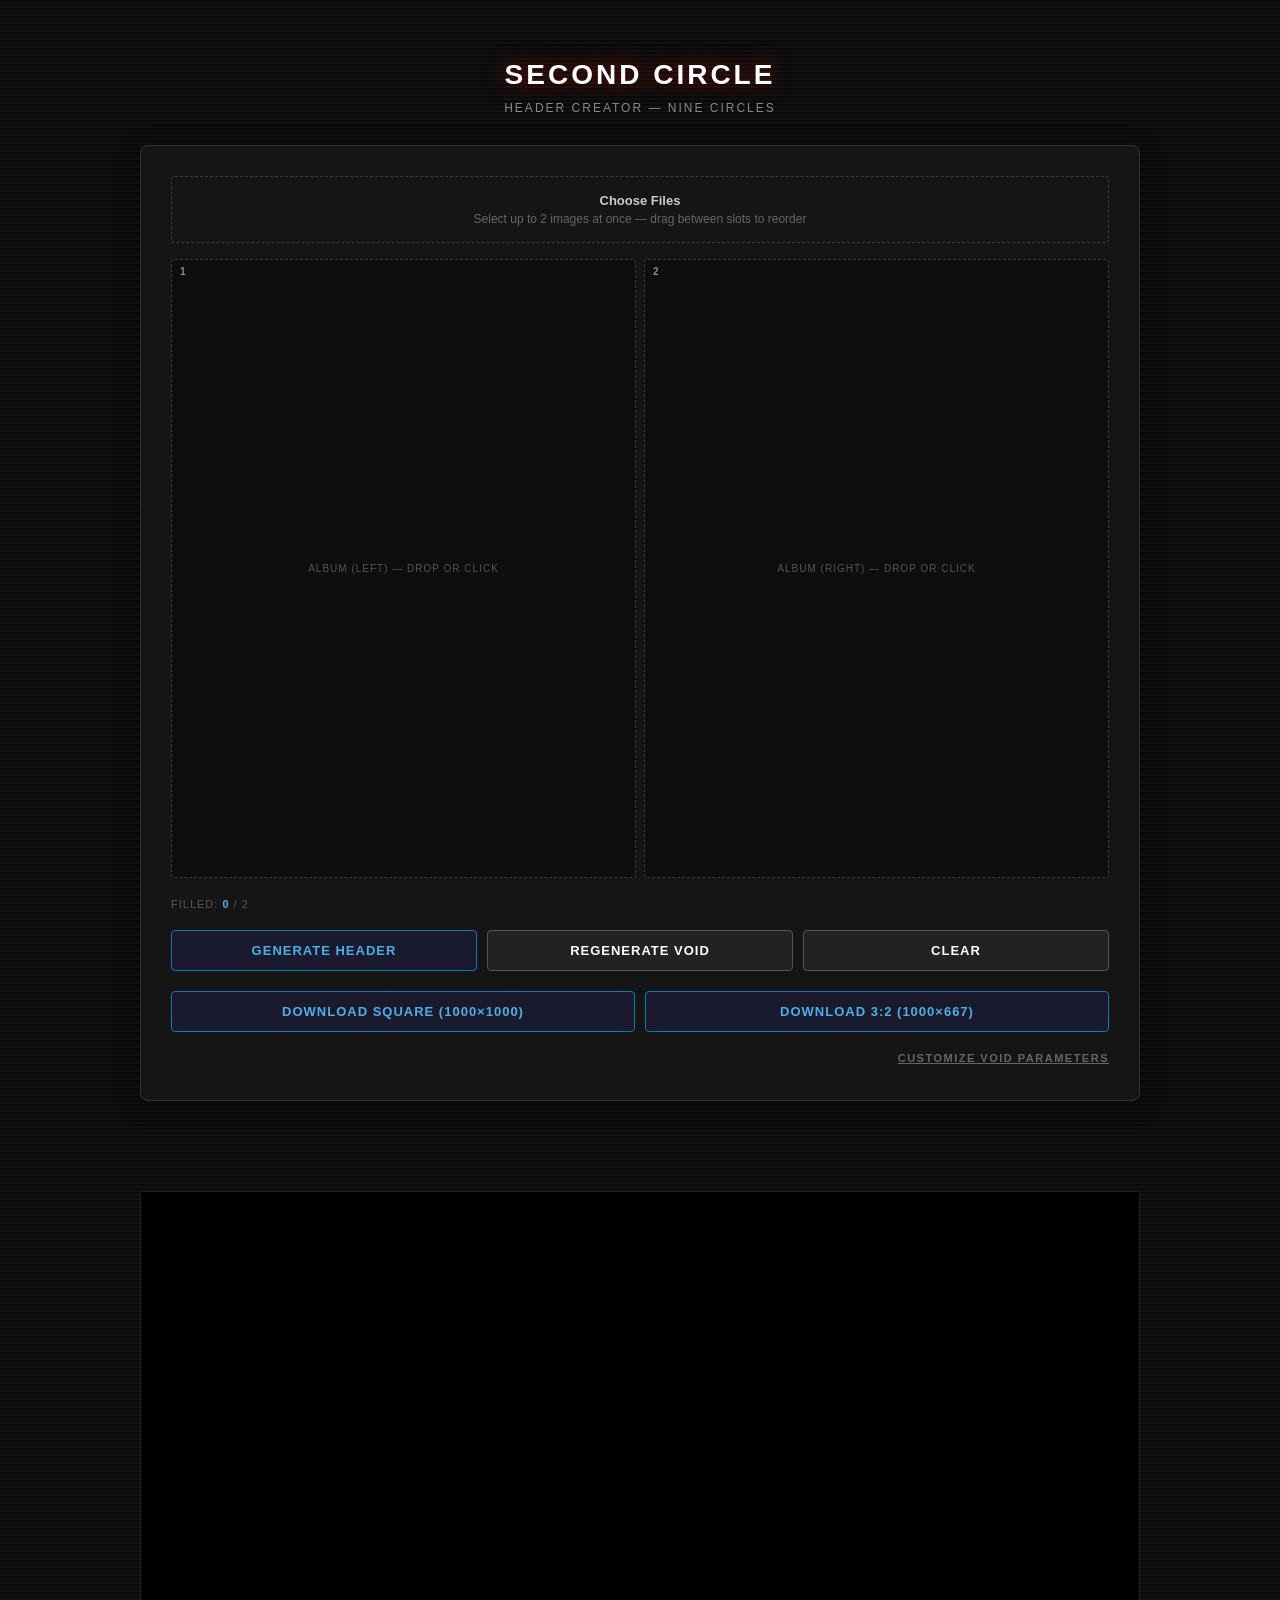
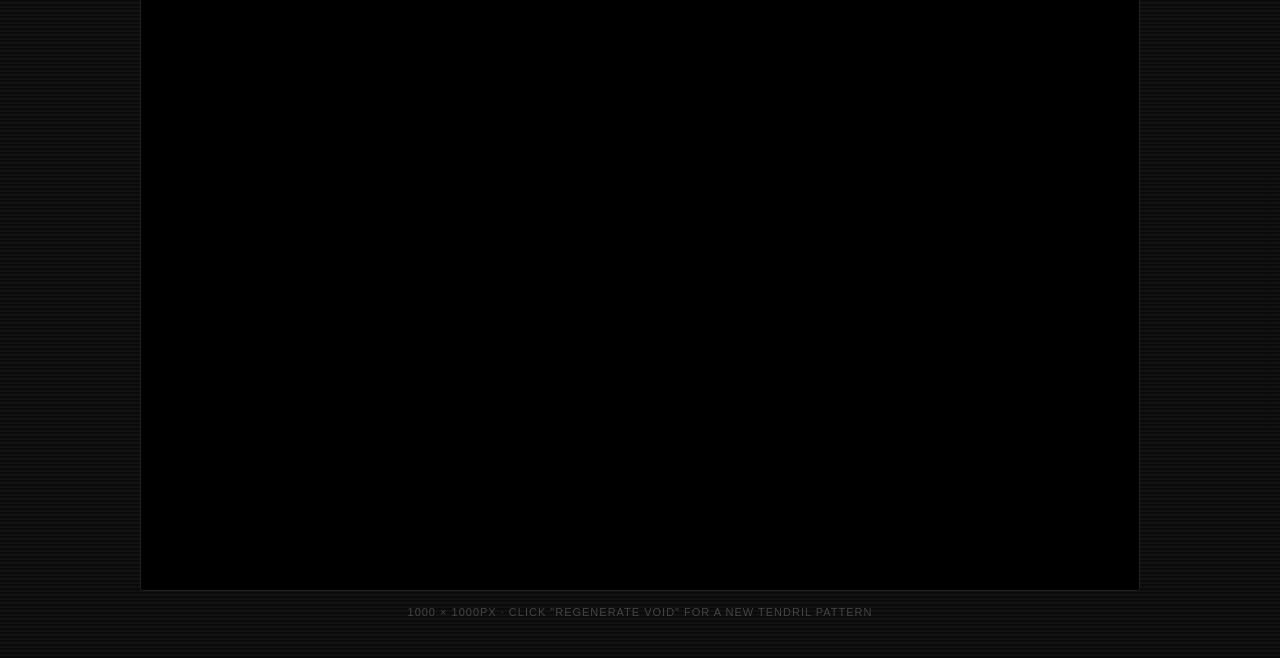
<file: nine-circles/second-circle-header-creator.html>
<!DOCTYPE html>
<html lang="en">
<head>
    <meta charset="UTF-8">
    <meta name="viewport" content="width=device-width, initial-scale=1.0">
    <link rel="icon" type="image/png" href="../logos/workbench-icon.png">
    <link rel="apple-touch-icon" href="../logos/workbench-icon.png">
    <title>Nine Circles Second Circle Header Creator</title>
    <style>
        body {
            font-family: -apple-system, BlinkMacSystemFont, 'Segoe UI', Roboto, sans-serif;
            background: #0a0a0a;
            color: #e0e0e0;
            padding: 40px 20px;
            margin: 0;
            display: flex;
            flex-direction: column;
            align-items: center;
            background-image:
                repeating-linear-gradient(0deg, transparent, transparent 2px, rgba(255,255,255,0.03) 2px, rgba(255,255,255,0.03) 4px);
        }
        .container { max-width: 1000px; width: 100%; }
        h1 {
            text-align: center; margin-bottom: 10px; font-weight: 700;
            letter-spacing: 3px; font-size: 28px; text-transform: uppercase;
            color: #fff; text-shadow: 0 0 20px rgba(255,0,0,0.5);
        }
        .subtitle {
            text-align: center; margin-bottom: 30px; font-size: 12px;
            text-transform: uppercase; letter-spacing: 2px; color: #888;
        }
        .input-section {
            background: #151515; padding: 30px; border-radius: 8px;
            margin-bottom: 30px; border: 1px solid #333;
            box-shadow: 0 4px 20px rgba(0,0,0,0.5);
        }
        .slot-grid {
            display: grid;
            grid-template-columns: 1fr 1fr;
            gap: 8px;
            margin-bottom: 20px;
        }
        .slot {
            aspect-ratio: 3/4;
            background: #0e0e11;
            border: 1px dashed #3a3a42;
            border-radius: 4px;
            display: flex;
            flex-direction: column;
            align-items: center;
            justify-content: center;
            cursor: pointer;
            position: relative;
            overflow: hidden;
            transition: border-color 0.2s;
        }
        .slot:hover { border-color: #666; }
        .slot.drag-over { border-color: #4EAEE5; border-style: solid; background: #1a1a2e; }
        .slot.dragging { opacity: 0.4; }
        .slot.has-image { border-style: solid; border-color: #3a3a42; cursor: grab; }
        .slot.has-image:active { cursor: grabbing; }
        .slot img {
            width: 100%; height: 100%; object-fit: contain;
            position: absolute; top: 0; left: 0; background: #000;
            pointer-events: none;
        }
        .slot-caption {
            font-size: 10px; color: #555; text-transform: uppercase;
            letter-spacing: 1px; text-align: center; pointer-events: none; padding: 0 8px;
        }
        .slot-number {
            position: absolute; top: 6px; left: 8px;
            font-size: 10px; color: rgba(255,255,255,0.55);
            font-weight: 700; letter-spacing: 1px;
            pointer-events: none; z-index: 2;
            text-shadow: 0 1px 3px rgba(0,0,0,0.8);
        }
        .slot-remove {
            position: absolute; top: 6px; right: 6px;
            width: 20px; height: 20px;
            background: rgba(0,0,0,0.75); border: none;
            border-radius: 50%; color: #ccc; font-size: 13px;
            cursor: pointer; display: none; align-items: center;
            justify-content: center; z-index: 3; padding: 0; line-height: 1;
        }
        .slot:hover .slot-remove { display: flex; }
        .slot-remove:hover { background: rgba(180,0,0,0.85); color: #fff; }

        .upload-zone {
            border: 1px dashed #3a3a42; border-radius: 4px;
            padding: 16px; text-align: center; cursor: pointer;
            transition: all 0.2s; position: relative; margin-bottom: 16px;
        }
        .upload-zone:hover { border-color: #4EAEE5; background: #1a1a2e; }
        .upload-zone input { position: absolute; inset: 0; opacity: 0; cursor: pointer; }
        .upload-zone p { margin: 0; font-size: 12px; color: #666; }
        .upload-zone strong { display: block; font-size: 13px; color: #ccc; margin-bottom: 4px; }

        .info-row {
            font-size: 11px; color: #555; letter-spacing: 1px;
            text-transform: uppercase; margin-bottom: 16px;
        }
        .count { color: #4EAEE5; font-weight: 700; }
        .button-group { display: flex; gap: 10px; margin-top: 20px; flex-wrap: wrap; }
        button {
            padding: 12px 22px; border: 1px solid #555; border-radius: 4px;
            background: #222; color: #fff; font-size: 13px; cursor: pointer;
            text-transform: uppercase; letter-spacing: 1px; font-weight: 600;
            transition: all 0.2s; flex: 1; min-width: 120px;
        }
        button:hover { background: #333; border-color: #888; }
        button.primary { background: #1a1a2e; border-color: #107AB8; color: #4EAEE5; }
        button.primary:hover { background: #107AB8; color: #fff; }
        .status {
            text-align: center; padding: 10px; font-size: 12px; letter-spacing: 2px;
            text-transform: uppercase; color: #555; margin-bottom: 10px; min-height: 30px;
        }
        .status.active { color: #107AB8; animation: pulse 1.5s ease-in-out infinite; }
        @keyframes pulse { 0%,100%{opacity:1} 50%{opacity:0.4} }
        .canvas-container {
            background: #000; border: 1px solid #222; border-radius: 4px;
            overflow: hidden; display: flex; justify-content: center;
        }
        canvas { display: block; max-width: 100%; height: auto; }
        .info {
            text-align: center; margin-top: 15px; font-size: 11px;
            color: #444; letter-spacing: 1px; text-transform: uppercase;
        }
        .advanced-toggle-row { display: flex; justify-content: flex-end; margin-top: 14px; }
        .link-btn {
            background: none; border: none; color: #666; font-size: 11px;
            text-transform: uppercase; letter-spacing: 1.5px; cursor: pointer;
            flex: none; padding: 6px 0; text-decoration: underline;
        }
        .link-btn:hover { color: #4EAEE5; background: none; }
        .advanced-panel {
            display: none; margin-top: 20px; padding-top: 20px;
            border-top: 1px solid #262626;
        }
        .advanced-panel.open { display: block; }
        .advanced-panel h3 {
            margin: 0 0 14px; font-size: 11px; text-transform: uppercase;
            letter-spacing: 2px; color: #666; font-weight: 600;
        }
        .slider-grid { display: grid; grid-template-columns: 1fr 1fr; gap: 16px 24px; }
        .slider-row { display: flex; flex-direction: column; gap: 4px; }
        .slider-label {
            display: flex; justify-content: space-between; font-size: 11px;
            color: #999; letter-spacing: 0.5px; text-transform: none; font-weight: 400;
        }
        .slider-label span:last-child { color: #4EAEE5; font-weight: 700; }
        input[type="range"] { width: 100%; accent-color: #107AB8; }
        .advanced-panel .button-group { margin-top: 18px; }
    </style>
</head>
<body>
    <div class="container">
        <h1>Second Circle</h1>
        <div class="subtitle">Header Creator — Nine Circles</div>

        <div class="input-section">
            <div class="upload-zone">
                <input type="file" id="bulkUpload" accept="image/*" multiple>
                <strong>Choose Files</strong>
                <p>Select up to 2 images at once — drag between slots to reorder</p>
            </div>

            <div class="slot-grid" id="slotGrid"></div>

            <div class="info-row">Filled: <span class="count" id="filledCount">0</span> / 2</div>

            <div class="button-group">
                <button class="primary" id="generateBtn" onclick="generateHeader()" disabled>Generate Header</button>
                <button id="regenBtn" onclick="regenerate()" disabled>Regenerate Void</button>
                <button onclick="clearAll()">Clear</button>
            </div>
            <div class="button-group">
                <button class="primary" id="downloadSquareBtn" onclick="downloadSquare()" disabled>Download Square (1000×1000)</button>
                <button class="primary" id="downloadRectBtn" onclick="downloadRect()" disabled>Download 3:2 (1000×667)</button>
            </div>

            <div class="advanced-toggle-row">
                <button class="link-btn" id="advToggleBtn" onclick="toggleAdvanced()">Customize Void Parameters</button>
            </div>
            <div class="advanced-panel" id="advancedPanel">
                <h3>Void Parameters</h3>
                <div class="slider-grid">
                    <div class="slider-row">
                        <div class="slider-label"><span>Gap size</span><span id="v-gap">4</span></div>
                        <input type="range" id="p-gap" min="4" max="30" value="4" oninput="onParamChange()">
                    </div>
                    <div class="slider-row">
                        <div class="slider-label"><span>Tendril density</span><span id="v-density">2.2×</span></div>
                        <input type="range" id="p-density" min="0.2" max="2.5" step="0.1" value="2.2" oninput="onParamChange()">
                    </div>
                    <div class="slider-row">
                        <div class="slider-label"><span>Tendril length</span><span id="v-length">1.0×</span></div>
                        <input type="range" id="p-length" min="0.3" max="2.5" step="0.1" value="1.0" oninput="onParamChange()">
                    </div>
                    <div class="slider-row">
                        <div class="slider-label"><span>Tendril thickness</span><span id="v-thickness">1.7×</span></div>
                        <input type="range" id="p-thickness" min="0.2" max="2.5" step="0.1" value="1.7" oninput="onParamChange()">
                    </div>
                    <div class="slider-row">
                        <div class="slider-label"><span>Branchiness</span><span id="v-branch">0.9×</span></div>
                        <input type="range" id="p-branch" min="0" max="2.5" step="0.1" value="0.9" oninput="onParamChange()">
                    </div>
                    <div class="slider-row">
                        <div class="slider-label"><span>Ooze blob size</span><span id="v-ooze">1.5×</span></div>
                        <input type="range" id="p-ooze" min="0.3" max="2.5" step="0.1" value="1.5" oninput="onParamChange()">
                    </div>
                    <div class="slider-row">
                        <div class="slider-label"><span>Wispiness (curl + thinness)</span><span id="v-wispy">0.80</span></div>
                        <input type="range" id="p-wispy" min="0" max="1" step="0.05" value="0.80" oninput="onParamChange()">
                    </div>
                    <div class="slider-row">
                        <div class="slider-label"><span>Smoke opacity</span><span id="v-opacity">1.00</span></div>
                        <input type="range" id="p-opacity" min="0.2" max="1" step="0.05" value="1.00" oninput="onParamChange()">
                    </div>
                    <div class="slider-row">
                        <div class="slider-label"><span>Softness (blur)</span><span id="v-blur">2.5px</span></div>
                        <input type="range" id="p-blur" min="0" max="8" step="0.5" value="2.5" oninput="onParamChange()">
                    </div>
                </div>
                <div class="button-group">
                    <button onclick="resetDefaults()">Reset to Defaults</button>
                </div>
            </div>
        </div>

        <div class="status" id="status"></div>
        <div class="canvas-container">
            <canvas id="c" width="1000" height="1000"></canvas>
        </div>
        <div class="info">1000 × 1000px · Click "Regenerate Void" for a new tendril pattern</div>
    </div>

<script src="void-engine.js"></script>
<script>
// ── TUNED DEFAULTS (from the Void Engine Lab session) ─────────────────────────
const VOID_DEFAULTS = {
    gap: 4,
    density: 2.2,
    length: 1.0,
    thickness: 1.7,
    branch: 0.9,
    ooze: 1.5,
    wispy: 0.80,
    opacity: 1.00,
    blur: 2.5
};

const canvas = document.getElementById('c');
const ctx = canvas.getContext('2d');
const statusEl = document.getElementById('status');
const SLOTS = 2;
const SLOT_CAPTIONS = ['Album (Left)', 'Album (Right)'];
let slots = Array(SLOTS).fill(null);
let dragSrcIdx = null;
let currentSeed = null;

ctx.fillStyle = '#000';
ctx.fillRect(0, 0, 1000, 1000);

// ── ADVANCED PANEL ─────────────────────────────────────────────────────────────
function toggleAdvanced() {
    const panel = document.getElementById('advancedPanel');
    const open = panel.classList.toggle('open');
    document.getElementById('advToggleBtn').textContent =
        open ? 'Hide Void Parameters' : 'Customize Void Parameters';
}

function getParams() {
    return {
        gap: +document.getElementById('p-gap').value,
        density: +document.getElementById('p-density').value,
        length: +document.getElementById('p-length').value,
        thickness: +document.getElementById('p-thickness').value,
        branch: +document.getElementById('p-branch').value,
        ooze: +document.getElementById('p-ooze').value,
        wispy: +document.getElementById('p-wispy').value,
        opacity: +document.getElementById('p-opacity').value,
        blur: +document.getElementById('p-blur').value
    };
}

function onParamChange() {
    const p = getParams();
    document.getElementById('v-gap').textContent = p.gap;
    document.getElementById('v-density').textContent = p.density.toFixed(1) + '×';
    document.getElementById('v-length').textContent = p.length.toFixed(1) + '×';
    document.getElementById('v-thickness').textContent = p.thickness.toFixed(1) + '×';
    document.getElementById('v-branch').textContent = p.branch.toFixed(1) + '×';
    document.getElementById('v-ooze').textContent = p.ooze.toFixed(1) + '×';
    document.getElementById('v-wispy').textContent = p.wispy.toFixed(2);
    document.getElementById('v-opacity').textContent = p.opacity.toFixed(2);
    document.getElementById('v-blur').textContent = p.blur.toFixed(1) + 'px';
    if (filledCount() === SLOTS && currentSeed) drawHeader(currentSeed);
}

function resetDefaults() {
    document.getElementById('p-gap').value = VOID_DEFAULTS.gap;
    document.getElementById('p-density').value = VOID_DEFAULTS.density;
    document.getElementById('p-length').value = VOID_DEFAULTS.length;
    document.getElementById('p-thickness').value = VOID_DEFAULTS.thickness;
    document.getElementById('p-branch').value = VOID_DEFAULTS.branch;
    document.getElementById('p-ooze').value = VOID_DEFAULTS.ooze;
    document.getElementById('p-wispy').value = VOID_DEFAULTS.wispy;
    document.getElementById('p-opacity').value = VOID_DEFAULTS.opacity;
    document.getElementById('p-blur').value = VOID_DEFAULTS.blur;
    onParamChange();
}

// ── LAYOUT (2-across header) ───────────────────────────────────────────────────
function headerLayout(GAP) {
    const SZ = 460;
    const SX = Math.floor((1000 - (SZ*2+GAP)) / 2);
    const SY = Math.floor((1000 - SZ) / 2);
    const EX = SX + SZ*2 + GAP;
    const EY = SY + SZ;
    const MX = SX + SZ + Math.floor(GAP/2);
    return { SZ, GAP, SX, SY, EX, EY, MX };
}

// ── DRAW ───────────────────────────────────────────────────────────────────────
function drawHeader(seed) {
    const rng = makeRng(seed);
    const cfg = getParams();
    const L = headerLayout(cfg.gap);
    const oc = document.createElement('canvas');
    oc.width = oc.height = 1000;
    const od = oc.getContext('2d');
    od.fillStyle = '#000';

    od.fillRect(0, 0, 1000, L.SY);
    od.fillRect(0, L.EY, 1000, 1000-L.EY);
    od.fillRect(0, L.SY, L.SX, L.SZ);
    od.fillRect(L.EX, L.SY, 1000-L.EX, L.SZ);
    od.fillRect(L.SX+L.SZ, L.SY, L.GAP, L.SZ);

    oozeEdge(od,rng,cfg, L.SX,L.SY, L.EX,L.SY, 30, 8,28, 0);
    oozeEdge(od,rng,cfg, L.SX,L.EY, L.EX,L.EY, 30, 8,28, 0);
    oozeEdge(od,rng,cfg, L.SX,L.SY, L.SX,L.EY, 22, 7,25, 90);
    oozeEdge(od,rng,cfg, L.EX,L.SY, L.EX,L.EY, 22, 7,25, 90);

    const nGapFill = Math.max(1, Math.round(14*cfg.density));
    for (let i = 0; i < nGapFill; i++) {
        eblob(od, L.MX+(rng()-0.5)*8, L.SY+rng()*(L.EY-L.SY),
              (3+rng()*4)*cfg.ooze, (6+rng()*10)*cfg.ooze, 90);
    }

    [[L.SX,L.SY],[L.EX,L.SY],[L.SX,L.EY],[L.EX,L.EY]].forEach(([cx,cy]) => {
        const r = (18 + rng()*22) * cfg.ooze;
        const count = Math.max(2, Math.round(6*cfg.density));
        poolCluster(od, rng, cfg, cx, cy, r, count);
    });

    spawnEdge(od, rng, cfg, L.SX,L.SY, L.EX,L.SY,  Math.PI/2,   8);
    spawnEdge(od, rng, cfg, L.SX,L.EY, L.EX,L.EY, -Math.PI/2,   8);
    spawnEdge(od, rng, cfg, L.SX,L.SY, L.SX,L.EY,  0,            6);
    spawnEdge(od, rng, cfg, L.EX,L.SY, L.EX,L.EY,  Math.PI,      6);

    [[L.SX,L.SY,Math.PI/4],[L.EX,L.SY,3*Math.PI/4],
     [L.SX,L.EY,-Math.PI/4],[L.EX,L.EY,-3*Math.PI/4]].forEach(([cx,cy,ba]) => {
        const n = Math.max(1, Math.round((4+Math.floor(rng()*3))*cfg.density));
        for (let i = 0; i < n; i++) {
            const angle  = ba + (rng()-0.5)*1.7;
            const length = (60 + rng()*200) * cfg.length;
            const rootR  = (3 + rng()*11) * cfg.thickness;
            const ox = Math.cos(ba)*(4+rng()*14), oy = Math.sin(ba)*(4+rng()*14);
            tendril(od, rng, cfg, cx+ox, cy+oy, angle, length, rootR);
        }
    });

    gapTendrils(od, rng, cfg, L.SX+L.SZ, L.SX+L.SZ+L.GAP, L.SY, L.EY, true, L.GAP);

    const nSeam = Math.max(1, Math.round(8*cfg.density));
    for (let i = 0; i < nSeam; i++) {
        const cx = L.MX + (rng()-0.5)*L.GAP;
        const cy = L.SY + 10 + rng()*(L.EY-L.SY-20);
        const angle = (rng()>0.5 ? Math.PI/2 : -Math.PI/2) + (rng()-0.5)*0.6;
        tendril(od, rng, cfg, cx, cy, angle, (20+rng()*70)*cfg.length, (1+rng()*3)*cfg.thickness, false);
    }

    ctx.fillStyle = '#000';
    ctx.fillRect(0, 0, 1000, 1000);
    ctx.drawImage(slots[0].img, L.SX, L.SY, L.SZ, L.SZ);
    ctx.drawImage(slots[1].img, L.SX+L.SZ+L.GAP, L.SY, L.SZ, L.SZ);
    ctx.drawImage(applyBlur(oc, cfg.blur), 0, 0);
}

// ── UI FUNCTIONS ──────────────────────────────────────────────────────────────
function setStatus(msg, active=false) {
    statusEl.textContent = msg;
    statusEl.className = 'status' + (active ? ' active' : '');
}

// ── SLOT GRID BUILD ───────────────────────────────────────────────────────────
function buildGrid() {
    const grid = document.getElementById('slotGrid');
    grid.innerHTML = '';
    slots.forEach((slot, i) => {
        const el = document.createElement('div');
        el.className = 'slot' + (slot ? ' has-image' : '');
        el.dataset.idx = i;
        el.draggable = !!slot;

        const num = document.createElement('span');
        num.className = 'slot-number';
        num.textContent = i + 1;
        el.appendChild(num);

        if (slot) {
            const img = document.createElement('img');
            img.src = slot.src;
            el.appendChild(img);

            const rm = document.createElement('button');
            rm.className = 'slot-remove';
            rm.textContent = '×';
            rm.title = 'Remove';
            rm.onclick = e => { e.stopPropagation(); removeSlot(i); };
            el.appendChild(rm);
        } else {
            const cap = document.createElement('span');
            cap.className = 'slot-caption';
            cap.textContent = SLOT_CAPTIONS[i] + ' — drop or click';
            el.appendChild(cap);

            el.onclick = () => {
                const inp = document.createElement('input');
                inp.type = 'file'; inp.accept = 'image/*';
                inp.onchange = e => loadFilesIntoSlots([e.target.files[0]], i);
                inp.click();
            };
        }

        el.addEventListener('dragstart', onDragStart);
        el.addEventListener('dragover',  onDragOver);
        el.addEventListener('dragleave', onDragLeave);
        el.addEventListener('drop',      onDrop);
        el.addEventListener('dragend',   onDragEnd);

        grid.appendChild(el);
    });

    updateCounts();
}

// ── DRAG & DROP REORDER ───────────────────────────────────────────────────────
function onDragStart(e) {
    dragSrcIdx = +e.currentTarget.dataset.idx;
    e.currentTarget.classList.add('dragging');
    e.dataTransfer.effectAllowed = 'move';
}
function onDragOver(e) {
    e.preventDefault();
    e.dataTransfer.dropEffect = 'move';
    e.currentTarget.classList.add('drag-over');
}
function onDragLeave(e) {
    e.currentTarget.classList.remove('drag-over');
}
function onDrop(e) {
    e.preventDefault();
    e.currentTarget.classList.remove('drag-over');
    const destIdx = +e.currentTarget.dataset.idx;
    if (dragSrcIdx === null || dragSrcIdx === destIdx) return;
    [slots[dragSrcIdx], slots[destIdx]] = [slots[destIdx], slots[dragSrcIdx]];
    dragSrcIdx = null;
    buildGrid();
    if (currentSeed) drawHeader(currentSeed);
}
function onDragEnd(e) {
    e.currentTarget.classList.remove('dragging');
    dragSrcIdx = null;
}

// ── FILE LOADING ──────────────────────────────────────────────────────────────
function loadImage(file) {
    return new Promise((resolve, reject) => {
        const img = new Image();
        const reader = new FileReader();
        reader.onload = e => { img.src = e.target.result; };
        img.onload = () => resolve({ img, src: img.src });
        img.onerror = reject;
        reader.readAsDataURL(file);
    });
}

async function loadFilesIntoSlots(files, startSlot = null) {
    const fileArr = Array.from(files).filter(Boolean).slice(0, SLOTS);
    const loaded = await Promise.all(fileArr.map(loadImage));

    if (startSlot !== null) {
        slots[startSlot] = loaded[0];
    } else {
        let si = 0;
        for (const item of loaded) {
            while (si < SLOTS && slots[si]) si++;
            if (si >= SLOTS) break;
            slots[si] = item;
            si++;
        }
    }
    buildGrid();
    if (filledCount() === SLOTS) {
        currentSeed = Math.floor(Math.random() * 2**32);
        drawHeader(currentSeed);
        setStatus('The void awaits.', false);
    }
}

document.getElementById('bulkUpload').onchange = e => {
    loadFilesIntoSlots(e.target.files);
    e.target.value = '';
};

// ── SLOT OPS ──────────────────────────────────────────────────────────────────
function removeSlot(i) {
    slots[i] = null;
    buildGrid();
    if (filledCount() === 0) {
        ctx.fillStyle = '#000'; ctx.fillRect(0, 0, 1000, 1000);
        currentSeed = null;
        setStatus('');
    }
}

function clearAll() {
    slots = Array(SLOTS).fill(null);
    currentSeed = null;
    buildGrid();
    ctx.fillStyle = '#000'; ctx.fillRect(0, 0, 1000, 1000);
    setStatus('', false);
}

function filledCount() { return slots.filter(Boolean).length; }

function updateCounts() {
    const n = filledCount();
    document.getElementById('filledCount').textContent = n;
    const ready = n === SLOTS;
    document.getElementById('generateBtn').disabled = !ready;
    document.getElementById('regenBtn').disabled = !currentSeed || !ready;
    document.getElementById('downloadSquareBtn').disabled = !currentSeed;
    document.getElementById('downloadRectBtn').disabled = !currentSeed;
}

function generateHeader() {
    if (filledCount() < SLOTS) { alert('Please fill both slots first'); return; }
    setStatus('Manifesting darkness...', true);
    setTimeout(() => {
        currentSeed = Math.floor(Math.random() * 2**32);
        drawHeader(currentSeed);
        setStatus('The void awaits.', false);
        updateCounts();
    }, 50);
}

function regenerate() {
    if (!currentSeed) return;
    setStatus('Reshaping the abyss...', true);
    setTimeout(() => {
        currentSeed = Math.floor(Math.random() * 2**32);
        drawHeader(currentSeed);
        setStatus('Darkness renewed.', false);
    }, 50);
}

function downloadSquare() {
    if (!currentSeed) return;
    canvas.toBlob(blob => {
        const a = document.createElement('a');
        a.download = 'nine-circles-second-circle-square.png';
        a.href = URL.createObjectURL(blob);
        document.body.appendChild(a); a.click();
        document.body.removeChild(a);
        setStatus('Square image summoned.', false);
    }, 'image/png');
}

function downloadRect() {
    if (!currentSeed) return;
    const tmp = document.createElement('canvas');
    tmp.width = 1000; tmp.height = 667;
    tmp.getContext('2d').drawImage(canvas, 0, (1000-667)/2, 1000, 667, 0, 0, 1000, 667);
    tmp.toBlob(blob => {
        const a = document.createElement('a');
        a.download = 'nine-circles-second-circle-3x2.png';
        a.href = URL.createObjectURL(blob);
        document.body.appendChild(a); a.click();
        document.body.removeChild(a);
        setStatus('3:2 image summoned.', false);
    }, 'image/png');
}

// ── INIT ──────────────────────────────────────────────────────────────────────
buildGrid();
</script>
</body>
</html>
</file>
<file: ctt/ctt-toolkit-shared.css>
*, *::before, *::after { box-sizing: border-box; margin: 0; padding: 0; }

  :root {
    --bg: #f8f4ee;
    --bg-alt: #f2ece2;
    --bg-dark: #1a1410;
    --accent: #b5623a;
    --accent-dark: #8a4429;
    --accent-light: #f0c8a0;
    --text: #2e2a26;
    --text-muted: #8a7f74;
    --border: #d8d0c4;
    --header-bg: #111111;
    --font-display: 'Josefin Sans', sans-serif;
    --font-serif: 'Fraunces', serif;
  }

  body {
    font-family: var(--font-display);
    background: var(--bg);
    color: var(--text);
    min-height: 100vh;
  }

  /* ── HEADER ── */
  .site-header {
    background: var(--header-bg);
    padding: 0 48px;
    display: flex;
    align-items: center;
    justify-content: space-between;
    height: 64px;
    border-bottom: 1px solid rgba(255,255,255,0.06);
  }

  .site-title {
    font-family: var(--font-display);
    font-size: 13px;
    font-weight: 400;
    letter-spacing: 0.2em;
    text-transform: uppercase;
    color: #ffffff;
  }

  .site-title span {
    color: var(--accent-light);
  }

  .site-subtitle {
    font-size: 10px;
    letter-spacing: 0.15em;
    text-transform: uppercase;
    color: rgba(255,255,255,0.3);
  }

/* ── PANEL ── */
.panel {
  max-width: 860px;
  margin: 0 auto;
  padding: 48px;
}

.panel-title {
  font-family: var(--font-display);
  font-size: 11px;
  font-weight: 600;
  letter-spacing: 0.2em;
  text-transform: uppercase;
  color: var(--accent);
  margin-bottom: 6px;
}

.panel-desc {
  font-family: var(--font-serif);
  font-size: 1rem;
  font-style: italic;
  color: var(--text-muted);
  margin-bottom: 36px;
  line-height: 1.6;
}

/* ── SHARED COMPONENTS ── */
  .tool-card {
    background: var(--bg-alt);
    border: 1px solid var(--border);
    border-left: 4px solid var(--accent);
    border-radius: 4px;
    padding: 28px 32px;
    margin-bottom: 24px;
  }

  .tool-card-label {
    font-size: 9px;
    font-weight: 600;
    letter-spacing: 0.2em;
    text-transform: uppercase;
    color: var(--text-muted);
    margin-bottom: 16px;
  }

  .btn {
    font-family: var(--font-display);
    font-size: 10px;
    font-weight: 600;
    letter-spacing: 0.15em;
    text-transform: uppercase;
    padding: 10px 20px;
    border-radius: 4px;
    border: 1px solid var(--accent);
    cursor: pointer;
    transition: background 0.15s, color 0.15s;
  }

  .btn-primary {
    background: var(--accent);
    color: #fff;
  }

  .btn-primary:hover {
    background: var(--accent-dark);
  }

  .btn-secondary {
    background: transparent;
    color: var(--accent);
  }

  .btn-secondary:hover {
    background: var(--accent);
    color: #fff;
  }

  .btn-row {
    display: flex;
    gap: 10px;
    flex-wrap: wrap;
    margin-top: 20px;
  }

  .confirm-msg {
    font-size: 11px;
    color: var(--accent);
    margin-top: 8px;
    min-height: 16px;
    letter-spacing: 0.05em;
  }

/* ── HTML PREVIEW (rating + metadata bar) ── */
  .html-preview-label {
    font-size: 9px;
    font-weight: 600;
    letter-spacing: 0.15em;
    text-transform: uppercase;
    color: var(--text-muted);
    margin: 20px 0 6px;
  }

  .html-preview {
    background: #1a1410;
    color: #c8b89a;
    font-family: 'Courier New', monospace;
    font-size: 11px;
    line-height: 1.7;
    padding: 14px 16px;
    border-radius: 4px;
    white-space: pre-wrap;
    word-break: break-all;
  }
</file>
